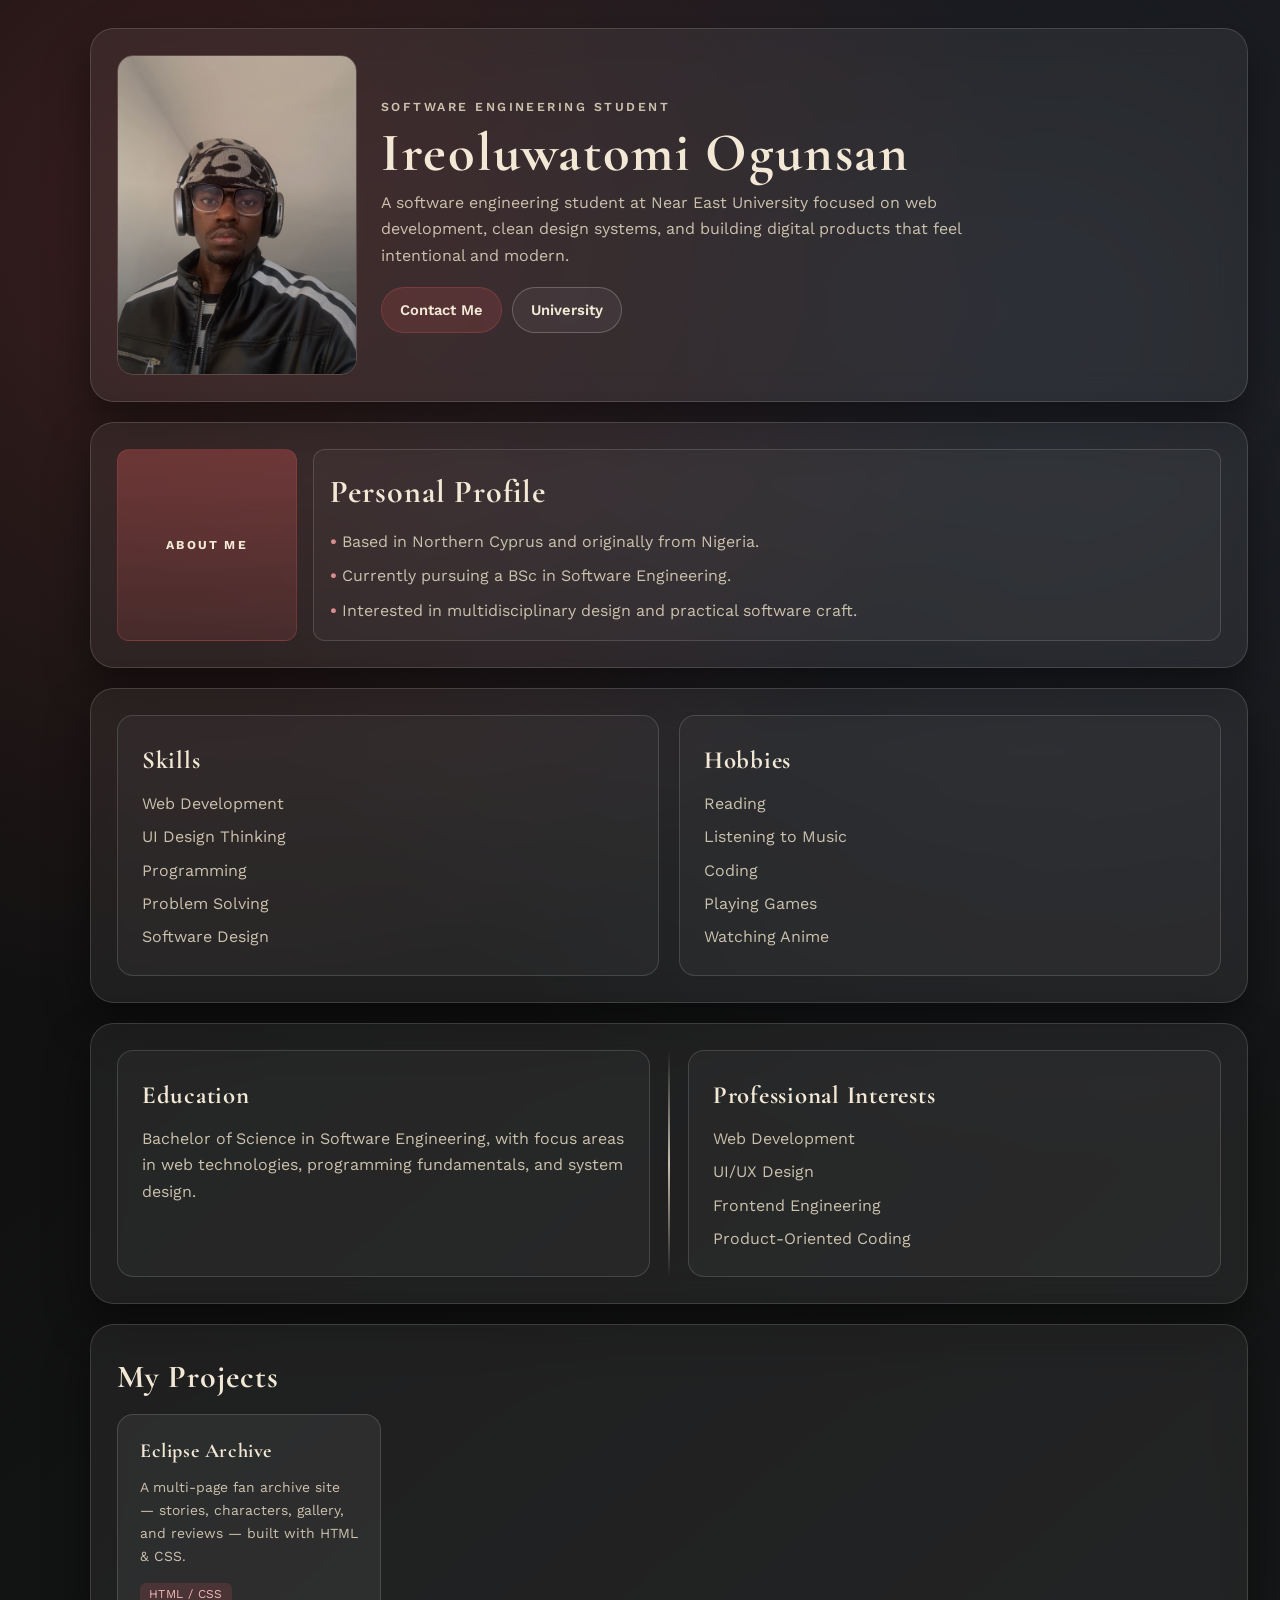
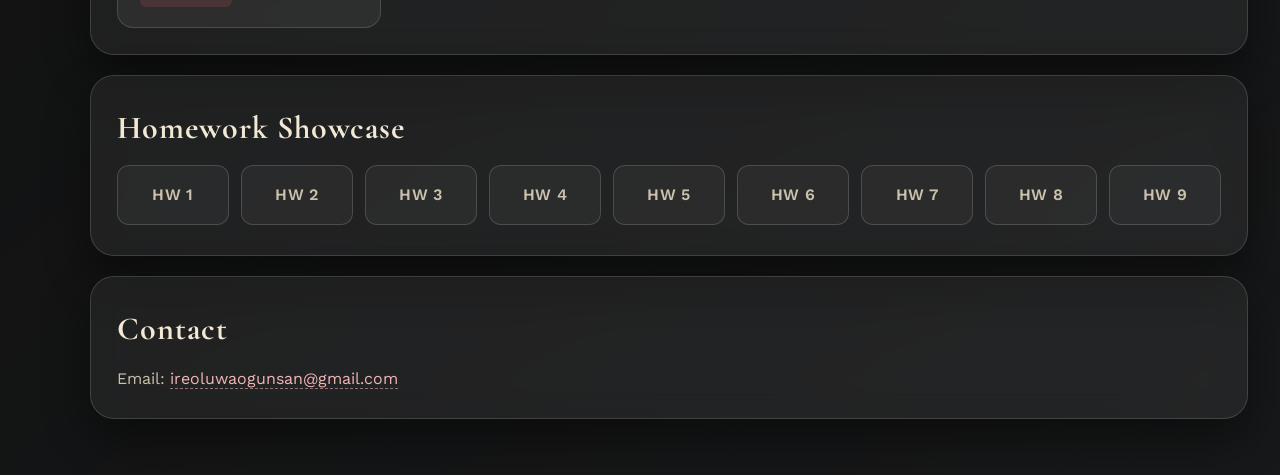
<file: index.html>
<!DOCTYPE html>
<html lang="en">
<head>
  <meta charset="UTF-8">
  <meta name="viewport" content="width=device-width, initial-scale=1.0">
  <title>Ireoluwatomi Ogunsan | Portfolio</title>
  <style>
    @import url('https://fonts.googleapis.com/css2?family=Cormorant+Garamond:wght@500;600;700&family=Work+Sans:wght@400;500;600;700&display=swap');

    :root {
      --bg-main: #0d0d0d;
      --bg-soft: #171819;
      --text-main: #f2e8d5;
      --text-soft: #cbc1ad;
      --accent: #a54848;
      --accent-soft: rgba(165, 72, 72, 0.25);
      --glass: rgba(255, 255, 255, 0.06);
      --glass-border: rgba(255, 255, 255, 0.14);
      --shadow: 0 20px 45px rgba(0, 0, 0, 0.45);
      --radius-lg: 24px;
      --radius-md: 16px;
      --space-panel: clamp(18px, 2.8vw, 26px);
    }

    * {
      box-sizing: border-box;
      margin: 0;
      padding: 0;
    }

    html {
      scroll-behavior: smooth;
    }

    body {
      min-height: 100vh;
      background:
        radial-gradient(circle at 15% 10%, rgba(165, 72, 72, 0.28) 0, transparent 38%),
        radial-gradient(circle at 80% 15%, rgba(86, 98, 130, 0.23) 0, transparent 42%),
        linear-gradient(140deg, var(--bg-main), var(--bg-soft));
      color: var(--text-main);
      font-family: "Work Sans", "Segoe UI", sans-serif;
      line-height: 1.65;
      padding: clamp(18px, 2.7vw, 28px) clamp(14px, 2.2vw, 18px) 56px;
    }

    main {
      width: min(1100px, 100%);
      margin: 0 auto;
      display: grid;
      gap: 20px;
    }

    .glass {
      background: var(--glass);
      border: 1px solid var(--glass-border);
      border-radius: var(--radius-lg);
      backdrop-filter: blur(14px);
      box-shadow: var(--shadow);
    }

    .panel {
      padding: var(--space-panel);
      animation: rise 700ms ease both;
      animation-delay: var(--delay, 0ms);
    }

    .hero {
      display: grid;
      grid-template-columns: 240px 1fr;
      gap: 24px;
      align-items: center;
      overflow: hidden;
    }

    .profile-wrap {
      position: relative;
      border-radius: var(--radius-md);
      overflow: hidden;
      border: 1px solid rgba(242, 232, 213, 0.18);
      min-height: 320px;
      aspect-ratio: 3 / 4;
    }

    .profile-wrap img {
      width: 100%;
      height: 100%;
      object-fit: cover;
      filter: saturate(0.95) contrast(1.05);
      opacity: 0.9;
    }

    .profile-wrap::after {
      content: "";
      position: absolute;
      inset: 0;
      background: linear-gradient(to top, rgba(13, 13, 13, 0.5), transparent 60%);
      pointer-events: none;
    }

    .hero h1 {
      font-family: "Cormorant Garamond", Georgia, serif;
      font-weight: 700;
      font-size: clamp(2.1rem, 5vw, 3.4rem);
      letter-spacing: 0.03em;
      line-height: 1.05;
      margin-bottom: 8px;
    }

    .eyebrow {
      text-transform: uppercase;
      letter-spacing: 0.2em;
      color: var(--text-soft);
      font-size: 0.77rem;
      font-weight: 600;
      margin-bottom: 8px;
    }

    .hero p {
      color: var(--text-soft);
      max-width: 58ch;
    }

    .hero-actions {
      margin-top: 18px;
      display: flex;
      flex-wrap: wrap;
      gap: 10px;
    }

    .btn {
      display: inline-flex;
      align-items: center;
      justify-content: center;
      text-decoration: none;
      border-radius: 999px;
      border: 1px solid transparent;
      padding: 10px 18px;
      font-size: 0.92rem;
      font-weight: 600;
      transition: transform 220ms ease, border-color 220ms ease, background-color 220ms ease;
    }

    .btn-primary {
      background: var(--accent-soft);
      border-color: rgba(165, 72, 72, 0.45);
      color: var(--text-main);
    }

    .btn-secondary {
      background: rgba(255, 255, 255, 0.05);
      border-color: rgba(255, 255, 255, 0.22);
      color: var(--text-main);
    }

    .btn:hover {
      transform: translateY(-2px);
    }

    .btn:focus-visible,
    .hw-card:focus-visible,
    .contact a:focus-visible {
      outline: 2px solid rgba(243, 183, 183, 0.8);
      outline-offset: 2px;
    }

    .about {
      display: grid;
      grid-template-columns: 180px 1fr;
      gap: 16px;
      align-items: stretch;
    }

    .about-label {
      background: linear-gradient(180deg, rgba(165, 72, 72, 0.5), rgba(165, 72, 72, 0.2));
      border: 1px solid rgba(165, 72, 72, 0.4);
      border-radius: 12px;
      display: flex;
      align-items: center;
      justify-content: center;
      text-align: center;
      letter-spacing: 0.18em;
      text-transform: uppercase;
      font-size: 0.76rem;
      font-weight: 700;
      padding: 12px;
    }

    .about-content {
      border: 1px solid var(--glass-border);
      border-radius: 12px;
      padding: 16px;
      background: rgba(255, 255, 255, 0.03);
    }

    .about ul {
      list-style: none;
      display: grid;
      gap: 8px;
      color: var(--text-soft);
    }

    .about li::before {
      content: "• ";
      color: #d98d8d;
      font-weight: 700;
    }

    .split {
      display: grid;
      grid-template-columns: 1fr 1fr;
      gap: 20px;
    }

    .card {
      padding: 24px;
      border-radius: var(--radius-md);
      border: 1px solid var(--glass-border);
      background: rgba(255, 255, 255, 0.03);
      transition: transform 260ms ease, border-color 260ms ease, background-color 260ms ease;
    }

    .card:hover {
      transform: translateY(-4px);
      border-color: rgba(242, 232, 213, 0.28);
      background: rgba(255, 255, 255, 0.05);
    }

    h2, h3 {
      font-family: "Cormorant Garamond", Georgia, serif;
      letter-spacing: 0.03em;
      margin-bottom: 10px;
    }

    h2 {
      font-size: clamp(1.6rem, 3vw, 2rem);
    }

    h3 {
      font-size: 1.55rem;
    }

    .muted {
      color: var(--text-soft);
    }

    .list-clean {
      list-style: none;
      display: grid;
      gap: 7px;
      color: var(--text-soft);
    }

    .timeline {
      display: grid;
      grid-template-columns: 1fr 2px 1fr;
      gap: 18px;
      align-items: stretch;
    }

    .divider {
      background: linear-gradient(to bottom, transparent, rgba(242, 232, 213, 0.78), transparent);
      border-radius: 999px;
    }

    .homeworks {
      display: flex;
      gap: 12px;
      overflow-x: auto;
      scrollbar-width: thin;
      padding-bottom: 4px;
      scroll-snap-type: x mandatory;
    }

    .homeworks::-webkit-scrollbar {
      height: 6px;
    }

    .homeworks::-webkit-scrollbar-thumb {
      background: rgba(242, 232, 213, 0.3);
      border-radius: 999px;
    }

    .hw-card {
      display: inline-flex;
      align-items: center;
      justify-content: center;
      min-width: 112px;
      padding: 16px;
      text-align: center;
      border-radius: 12px;
      border: 1px solid rgba(255, 255, 255, 0.16);
      background: rgba(255, 255, 255, 0.04);
      font-weight: 600;
      letter-spacing: 0.03em;
      color: var(--text-soft);
      text-decoration: none;
      scroll-snap-align: start;
      transition: transform 220ms ease, border-color 220ms ease, background-color 220ms ease;
    }

    .hw-card:hover {
      transform: translateY(-2px);
      border-color: rgba(242, 232, 213, 0.32);
    }

    .hw-card.active {
      background: var(--accent-soft);
      border-color: rgba(165, 72, 72, 0.55);
      color: var(--text-main);
    }

    .hw-card.unavailable {
      opacity: 0.45;
      pointer-events: none;
      filter: grayscale(0.25);
    }

    .projects-grid {
      display: grid;
      grid-template-columns: repeat(auto-fill, minmax(240px, 1fr));
      gap: 16px;
      margin-top: 8px;
    }

    .project-card {
      display: block;
      background: var(--glass);
      border: 1px solid var(--glass-border);
      border-radius: var(--radius-md);
      padding: 20px 22px;
      text-decoration: none;
      color: var(--text-main);
      transition: transform 0.2s ease, border-color 0.2s ease, background 0.2s ease;
    }

    .project-card:hover {
      transform: translateY(-3px);
      border-color: var(--accent);
      background: rgba(165, 72, 72, 0.1);
    }

    .project-card h3 {
      font-family: "Cormorant Garamond", serif;
      font-size: 1.25rem;
      margin-bottom: 8px;
    }

    .project-card .muted {
      font-size: 0.87rem;
      margin-bottom: 12px;
    }

    .project-tag {
      display: inline-block;
      font-size: 0.75rem;
      background: var(--accent-soft);
      color: #f3b7b7;
      border-radius: 6px;
      padding: 2px 9px;
      letter-spacing: 0.03em;
    }

    .contact a {
      color: #f3b7b7;
      text-decoration: none;
      border-bottom: 1px dashed rgba(243, 183, 183, 0.55);
    }

    .contact a:hover {
      border-bottom-color: rgba(243, 183, 183, 1);
    }

    @keyframes rise {
      from {
        opacity: 0;
        transform: translateY(16px);
      }
      to {
        opacity: 1;
        transform: translateY(0);
      }
    }

    @media (max-width: 900px) {
      .hero {
        grid-template-columns: 1fr;
      }

      .profile-wrap {
        min-height: 260px;
        max-height: 360px;
      }

      .split {
        grid-template-columns: 1fr;
      }

      .timeline {
        grid-template-columns: 1fr;
      }

      .divider {
        width: 100%;
        height: 2px;
        margin: 2px 0;
      }
    }

    @media (max-width: 640px) {
      .about {
        grid-template-columns: 1fr;
      }

      .about-label {
        letter-spacing: 0.14em;
        padding: 8px 12px;
      }

      .hero-actions {
        flex-direction: column;
      }

      .btn {
        width: 100%;
      }

      .hw-card {
        min-width: 132px;
      }
    }

    @media (prefers-reduced-motion: reduce) {
      html {
        scroll-behavior: auto;
      }

      .panel,
      .card,
      .btn,
      .hw-card {
        animation: none;
        transition: none;
      }
    }
  </style>
</head>
<body>
  <main>
    <section class="glass panel hero" style="--delay: 0ms;">
      <div class="profile-wrap">
        <img src="IMG_7073_Original.jpg" alt="Portrait of Ireoluwatomi Ogunsan">
      </div>
      <div>
        <p class="eyebrow">Software Engineering Student</p>
        <h1>Ireoluwatomi Ogunsan</h1>
        <p>
          A software engineering student at Near East University focused on web development,
          clean design systems, and building digital products that feel intentional and modern.
        </p>
        <div class="hero-actions">
          <a class="btn btn-primary" href="#contact">Contact Me</a>
          <a class="btn btn-secondary" href="https://neu.edu.tr" target="_blank" rel="noopener noreferrer">University</a>
        </div>
      </div>
    </section>

    <section class="glass panel about" style="--delay: 100ms;">
      <div class="about-label">About Me</div>
      <div class="about-content">
        <h2>Personal Profile</h2>
        <ul>
          <li>Based in Northern Cyprus and originally from Nigeria.</li>
          <li>Currently pursuing a BSc in Software Engineering.</li>
          <li>Interested in multidisciplinary design and practical software craft.</li>
        </ul>
      </div>
    </section>

    <section class="glass panel split" style="--delay: 180ms;">
      <article class="card">
        <h3>Skills</h3>
        <ul class="list-clean">
          <li>Web Development</li>
          <li>UI Design Thinking</li>
          <li>Programming</li>
          <li>Problem Solving</li>
          <li>Software Design</li>
        </ul>
      </article>
      <article class="card">
        <h3>Hobbies</h3>
        <ul class="list-clean">
          <li>Reading</li>
          <li>Listening to Music</li>
          <li>Coding</li>
          <li>Playing Games</li>
          <li>Watching Anime</li>
        </ul>
      </article>
    </section>

    <section class="glass panel timeline" style="--delay: 260ms;">
      <article class="card">
        <h3>Education</h3>
        <p class="muted">
          Bachelor of Science in Software Engineering, with focus areas in
          web technologies, programming fundamentals, and system design.
        </p>
      </article>
      <div class="divider" aria-hidden="true"></div>
      <article class="card">
        <h3>Professional Interests</h3>
        <ul class="list-clean">
          <li>Web Development</li>
          <li>UI/UX Design</li>
          <li>Frontend Engineering</li>
          <li>Product-Oriented Coding</li>
        </ul>
      </article>
    </section>

    <section class="glass panel" style="--delay: 310ms;">
      <h2>My Projects</h2>
      <div class="projects-grid">
        <a class="project-card" href="https://ireinstark.github.io/Ireoluwaay/eclipse-archive/index.html" target="_blank" rel="noopener noreferrer">
          <div class="project-card-inner">
            <h3>Eclipse Archive</h3>
            <p class="muted">A multi-page fan archive site — stories, characters, gallery, and reviews — built with HTML &amp; CSS.</p>
            <span class="project-tag">HTML / CSS</span>
          </div>
        </a>
      </div>
    </section>

    <section class="glass panel" style="--delay: 340ms;">
      <h2>Homework Showcase</h2>
      <div class="homeworks" aria-label="Homework cards">
        <a class="hw-card" href="homework-showcase.html?hw=1">HW 1</a>
        <a class="hw-card" href="homework-showcase.html?hw=2">HW 2</a>
        <a class="hw-card" href="homework-showcase.html?hw=3">HW 3</a>
        <a class="hw-card" href="homework-showcase.html?hw=4">HW 4</a>
        <a class="hw-card" href="homework-showcase.html?hw=5">HW 5</a>
        <a class="hw-card" href="homework-showcase.html?hw=6">HW 6</a>
        <a class="hw-card" href="homework-showcase.html?hw=7">HW 7</a>
        <a class="hw-card" href="homework-showcase.html?hw=8">HW 8</a>
        <a class="hw-card" href="homework-showcase.html?hw=9">HW 9</a>
      </div>
    </section>

    <section class="glass panel contact" id="contact" style="--delay: 420ms;">
      <h2>Contact</h2>
      <p class="muted">
        Email:
        <a href="mailto:ireoluwaogunsan@gmail.com">ireoluwaogunsan@gmail.com</a>
      </p>
    </section>
  </main>
</body>
</html>
</file>
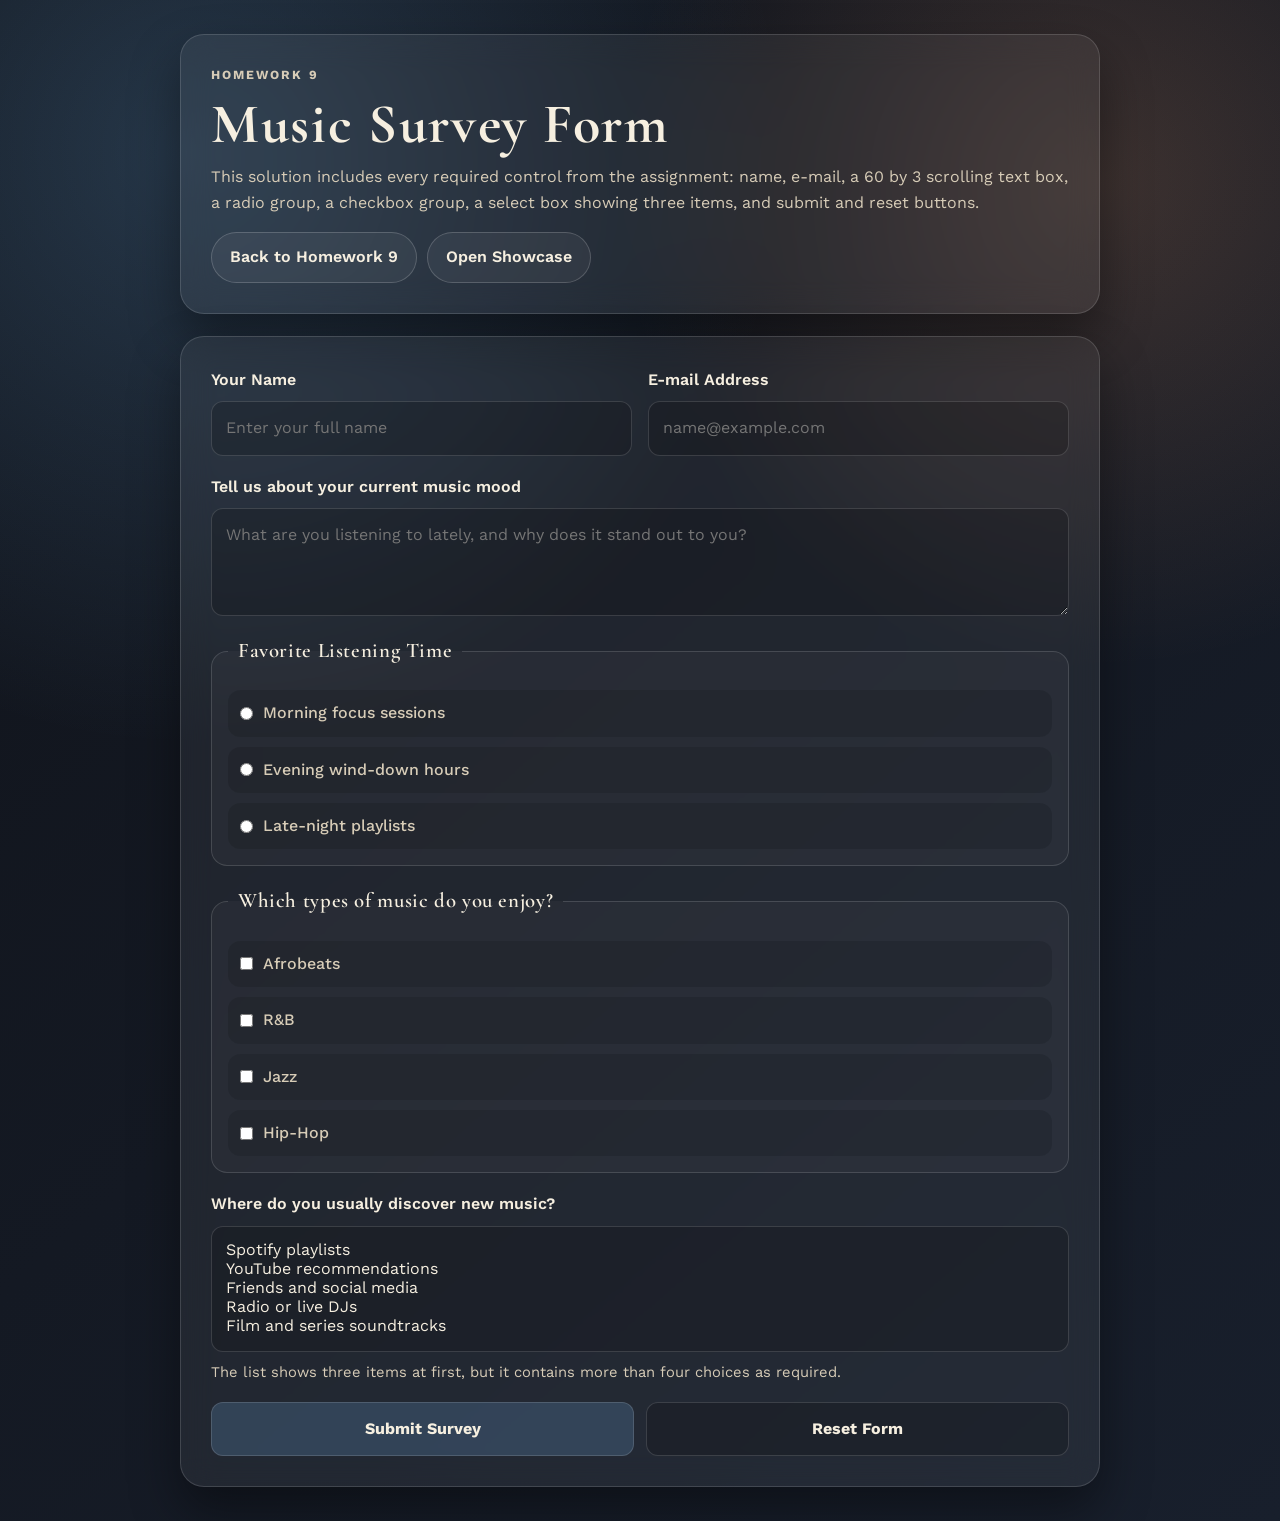
<file: form9.html>
<!DOCTYPE html>
<html lang="en">
<head>
  <meta charset="UTF-8">
  <meta name="viewport" content="width=device-width, initial-scale=1.0">
  <title>Homework 9 | Music Survey Form</title>
  <style>
    @import url("https://fonts.googleapis.com/css2?family=Cormorant+Garamond:wght@600;700&family=Work+Sans:wght@400;500;600;700&display=swap");

    :root {
      --bg-main: #10131a;
      --bg-soft: #181f2c;
      --panel: rgba(255, 255, 255, 0.06);
      --panel-border: rgba(255, 255, 255, 0.14);
      --text-main: #f6efe0;
      --text-soft: #d7ccb7;
      --accent: #7ac3ff;
      --accent-soft: rgba(122, 195, 255, 0.18);
      --shadow: 0 24px 50px rgba(0, 0, 0, 0.4);
      --radius-lg: 24px;
      --radius-md: 16px;
      --radius-sm: 12px;
    }

    * {
      box-sizing: border-box;
      margin: 0;
      padding: 0;
    }

    body {
      min-height: 100vh;
      background:
        radial-gradient(circle at 15% 10%, rgba(122, 195, 255, 0.2), transparent 34%),
        radial-gradient(circle at 86% 12%, rgba(249, 165, 111, 0.18), transparent 28%),
        linear-gradient(140deg, var(--bg-main), var(--bg-soft));
      color: var(--text-main);
      font-family: "Work Sans", "Segoe UI", sans-serif;
      line-height: 1.65;
      padding: clamp(18px, 2.8vw, 34px);
    }

    main {
      width: min(920px, 100%);
      margin: 0 auto;
      display: grid;
      gap: 22px;
    }

    .glass {
      background: var(--panel);
      border: 1px solid var(--panel-border);
      border-radius: var(--radius-lg);
      backdrop-filter: blur(16px);
      box-shadow: var(--shadow);
    }

    .hero,
    .panel {
      padding: clamp(20px, 3vw, 30px);
    }

    .eyebrow {
      text-transform: uppercase;
      letter-spacing: 0.16em;
      color: var(--text-soft);
      font-size: 0.78rem;
      font-weight: 700;
      margin-bottom: 10px;
    }

    h1,
    h2,
    legend {
      font-family: "Cormorant Garamond", Georgia, serif;
      letter-spacing: 0.03em;
    }

    h1 {
      font-size: clamp(2.2rem, 6vw, 3.5rem);
      line-height: 1;
      margin-bottom: 12px;
    }

    p {
      color: var(--text-soft);
    }

    .actions {
      display: flex;
      flex-wrap: wrap;
      gap: 10px;
      margin-top: 16px;
    }

    .btn {
      display: inline-flex;
      align-items: center;
      justify-content: center;
      padding: 11px 18px;
      border-radius: 999px;
      border: 1px solid rgba(255, 255, 255, 0.18);
      background: rgba(255, 255, 255, 0.05);
      color: var(--text-main);
      text-decoration: none;
      font-weight: 600;
    }

    form {
      display: grid;
      gap: 18px;
    }

    .field-grid {
      display: grid;
      grid-template-columns: 1fr 1fr;
      gap: 16px;
    }

    .field {
      display: grid;
      gap: 8px;
    }

    label,
    legend {
      color: var(--text-main);
      font-weight: 600;
    }

    input,
    textarea,
    select,
    button {
      width: 100%;
      border-radius: var(--radius-sm);
      border: 1px solid rgba(255, 255, 255, 0.14);
      background: rgba(0, 0, 0, 0.18);
      color: var(--text-main);
      font: inherit;
      padding: 13px 14px;
    }

    textarea {
      min-height: 108px;
      resize: vertical;
    }

    select[size] {
      min-height: 126px;
    }

    input:focus,
    textarea:focus,
    select:focus,
    button:focus {
      outline: 2px solid rgba(122, 195, 255, 0.7);
      outline-offset: 2px;
      border-color: rgba(122, 195, 255, 0.5);
    }

    fieldset {
      border: 1px solid rgba(255, 255, 255, 0.14);
      border-radius: var(--radius-md);
      padding: 16px;
      background: rgba(255, 255, 255, 0.03);
    }

    legend {
      padding: 0 10px;
      font-size: 1.3rem;
    }

    .choice-grid {
      display: grid;
      gap: 10px;
      margin-top: 6px;
    }

    .choice {
      display: flex;
      align-items: center;
      gap: 10px;
      padding: 10px 12px;
      border-radius: 12px;
      background: rgba(0, 0, 0, 0.12);
    }

    .choice input {
      width: auto;
      accent-color: #7ac3ff;
      padding: 0;
    }

    .choice label {
      font-weight: 500;
      color: var(--text-soft);
    }

    .button-row {
      display: flex;
      gap: 12px;
    }

    .button-row button {
      cursor: pointer;
      font-weight: 700;
      transition: transform 220ms ease, border-color 220ms ease, background-color 220ms ease;
    }

    .button-row button:hover {
      transform: translateY(-1px);
      border-color: rgba(122, 195, 255, 0.42);
    }

    .button-row .primary {
      background: var(--accent-soft);
    }

    .helper {
      font-size: 0.92rem;
      color: var(--text-soft);
    }

    @media (max-width: 720px) {
      .field-grid {
        grid-template-columns: 1fr;
      }

      .button-row,
      .actions {
        flex-direction: column;
      }
    }
  </style>
</head>
<body>
  <main>
    <section class="glass hero">
      <p class="eyebrow">Homework 9</p>
      <h1>Music Survey Form</h1>
      <p>
        This solution includes every required control from the assignment: name, e-mail, a 60 by 3
        scrolling text box, a radio group, a checkbox group, a select box showing three items, and
        submit and reset buttons.
      </p>
      <div class="actions">
        <a class="btn" href="hw9.html">Back to Homework 9</a>
        <a class="btn" href="homework-showcase.html?hw=9">Open Showcase</a>
      </div>
    </section>

    <section class="glass panel">
      <form action="http://www.uyar.com/teaching/ecc006/2017spring/login.php" method="post">
        <div class="field-grid">
          <div class="field">
            <label for="name">Your Name</label>
            <input id="name" name="name" type="text" placeholder="Enter your full name" required>
          </div>

          <div class="field">
            <label for="email">E-mail Address</label>
            <input id="email" name="email" type="email" placeholder="name@example.com" required>
          </div>
        </div>

        <div class="field">
          <label for="music-story">Tell us about your current music mood</label>
          <textarea id="music-story" name="music_story" cols="60" rows="3" placeholder="What are you listening to lately, and why does it stand out to you?"></textarea>
        </div>

        <fieldset>
          <legend>Favorite Listening Time</legend>
          <div class="choice-grid">
            <div class="choice">
              <input id="time-morning" name="listening_time" type="radio" value="Morning" required>
              <label for="time-morning">Morning focus sessions</label>
            </div>
            <div class="choice">
              <input id="time-evening" name="listening_time" type="radio" value="Evening">
              <label for="time-evening">Evening wind-down hours</label>
            </div>
            <div class="choice">
              <input id="time-night" name="listening_time" type="radio" value="Late Night">
              <label for="time-night">Late-night playlists</label>
            </div>
          </div>
        </fieldset>

        <fieldset>
          <legend>Which types of music do you enjoy?</legend>
          <div class="choice-grid">
            <div class="choice">
              <input id="genre-afrobeats" name="genres" type="checkbox" value="Afrobeats">
              <label for="genre-afrobeats">Afrobeats</label>
            </div>
            <div class="choice">
              <input id="genre-rnb" name="genres" type="checkbox" value="R&amp;B">
              <label for="genre-rnb">R&amp;B</label>
            </div>
            <div class="choice">
              <input id="genre-jazz" name="genres" type="checkbox" value="Jazz">
              <label for="genre-jazz">Jazz</label>
            </div>
            <div class="choice">
              <input id="genre-hiphop" name="genres" type="checkbox" value="Hip-Hop">
              <label for="genre-hiphop">Hip-Hop</label>
            </div>
          </div>
        </fieldset>

        <div class="field">
          <label for="platform">Where do you usually discover new music?</label>
          <select id="platform" name="platform" size="3">
            <option value="Spotify">Spotify playlists</option>
            <option value="YouTube">YouTube recommendations</option>
            <option value="Friends">Friends and social media</option>
            <option value="Radio">Radio or live DJs</option>
            <option value="Streaming">Film and series soundtracks</option>
          </select>
          <p class="helper">The list shows three items at first, but it contains more than four choices as required.</p>
        </div>

        <div class="button-row">
          <button class="primary" type="submit">Submit Survey</button>
          <button type="reset">Reset Form</button>
        </div>
      </form>
    </section>
  </main>
</body>
</html>
</file>
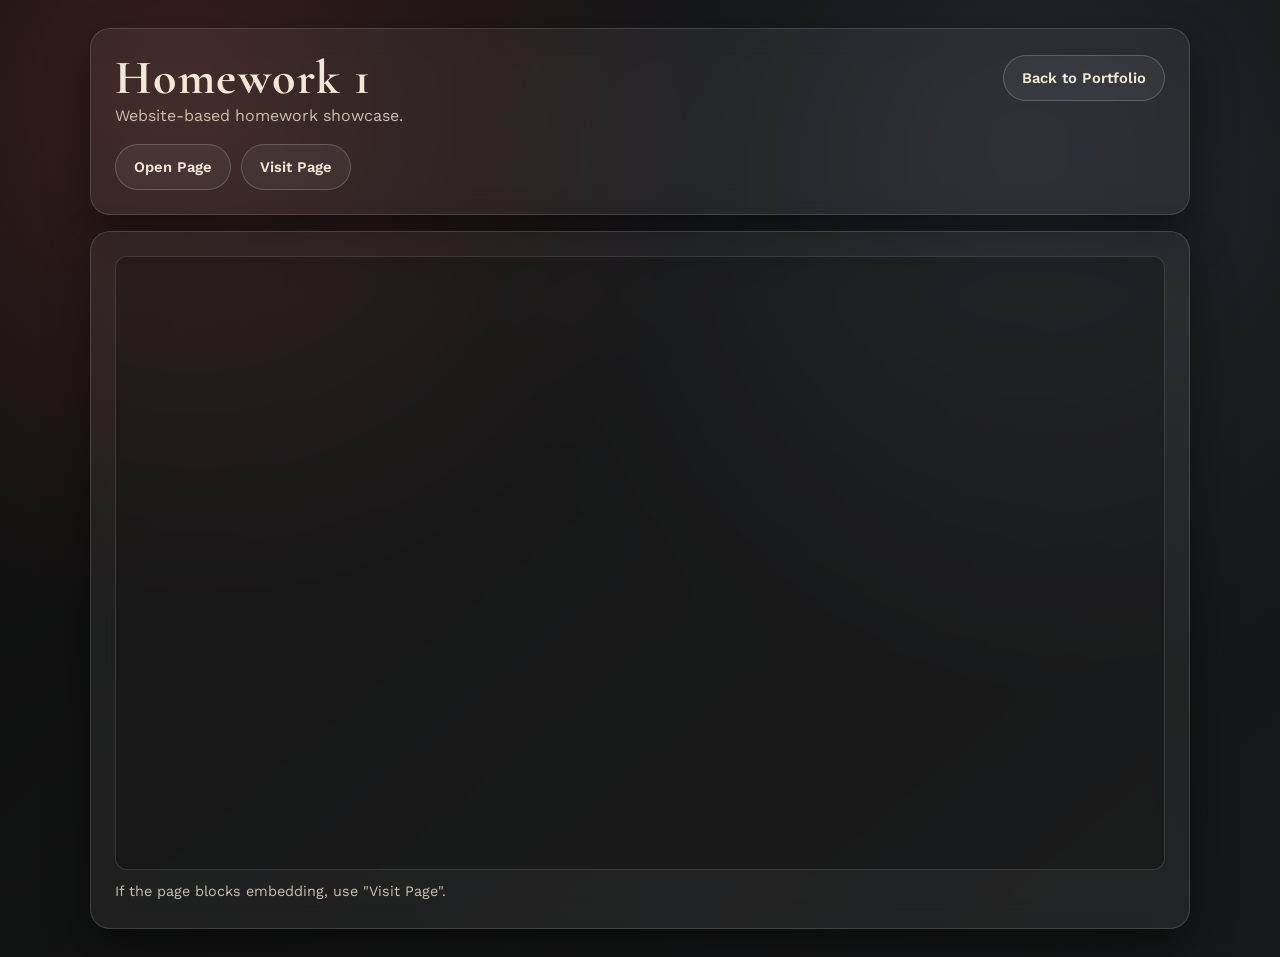
<file: homework-showcase.html>
<!DOCTYPE html>
<html lang="en">
<head>
  <meta charset="UTF-8">
  <meta name="viewport" content="width=device-width, initial-scale=1.0">
  <title>Homework Showcase</title>
  <style>
    @import url('https://fonts.googleapis.com/css2?family=Cormorant+Garamond:wght@500;600;700&family=Work+Sans:wght@400;500;600;700&display=swap');

    :root {
      --bg-main: #0d0d0d;
      --bg-soft: #171819;
      --text-main: #f2e8d5;
      --text-soft: #cbc1ad;
      --accent-soft: rgba(165, 72, 72, 0.25);
      --glass: rgba(255, 255, 255, 0.06);
      --glass-border: rgba(255, 255, 255, 0.14);
      --radius-lg: 20px;
      --radius-md: 12px;
      --shadow: 0 20px 45px rgba(0, 0, 0, 0.45);
    }

    * {
      box-sizing: border-box;
      margin: 0;
      padding: 0;
    }

    body {
      min-height: 100vh;
      background:
        radial-gradient(circle at 14% 10%, rgba(165, 72, 72, 0.28) 0, transparent 38%),
        radial-gradient(circle at 80% 15%, rgba(86, 98, 130, 0.23) 0, transparent 42%),
        linear-gradient(140deg, var(--bg-main), var(--bg-soft));
      color: var(--text-main);
      font-family: "Work Sans", "Segoe UI", sans-serif;
      line-height: 1.65;
      padding: clamp(16px, 2.5vw, 28px);
    }

    main {
      width: min(1100px, 100%);
      margin: 0 auto;
      display: grid;
      gap: 16px;
    }

    .glass {
      background: var(--glass);
      border: 1px solid var(--glass-border);
      border-radius: var(--radius-lg);
      backdrop-filter: blur(14px);
      box-shadow: var(--shadow);
    }

    .panel {
      padding: clamp(16px, 2.5vw, 24px);
    }

    .header {
      display: flex;
      align-items: center;
      justify-content: space-between;
      gap: 12px;
      flex-wrap: wrap;
    }

    h1 {
      font-family: "Cormorant Garamond", Georgia, serif;
      font-size: clamp(2rem, 5vw, 3rem);
      line-height: 1.05;
      letter-spacing: 0.03em;
    }

    p {
      color: var(--text-soft);
    }

    .actions {
      display: flex;
      gap: 10px;
      flex-wrap: wrap;
      margin-top: 14px;
    }

    .btn {
      display: inline-flex;
      align-items: center;
      justify-content: center;
      text-decoration: none;
      border-radius: 999px;
      border: 1px solid rgba(255, 255, 255, 0.2);
      padding: 10px 18px;
      font-size: 0.92rem;
      font-weight: 600;
      color: var(--text-main);
      background: rgba(255, 255, 255, 0.05);
      transition: transform 220ms ease, border-color 220ms ease, background-color 220ms ease;
    }

    .btn:hover {
      transform: translateY(-2px);
      border-color: rgba(242, 232, 213, 0.38);
      background: var(--accent-soft);
    }

    .btn:focus-visible {
      outline: 2px solid rgba(243, 183, 183, 0.8);
      outline-offset: 2px;
    }

    .viewer-wrap {
      border: 1px solid var(--glass-border);
      border-radius: var(--radius-md);
      overflow: hidden;
      background: rgba(0, 0, 0, 0.25);
      min-height: 68vh;
    }

    iframe {
      width: 100%;
      min-height: 68vh;
      border: 0;
      display: block;
    }

    .note {
      font-size: 0.9rem;
      color: var(--text-soft);
      margin-top: 10px;
    }

    @media (max-width: 640px) {
      .actions {
        flex-direction: column;
      }

      .btn {
        width: 100%;
      }
    }
  </style>
</head>
<body>
  <main>
    <section class="glass panel">
      <div class="header">
        <h1 id="title">Homework Showcase</h1>
        <a class="btn" href="index.html">Back to Portfolio</a>
      </div>
      <p id="description">Preview the selected homework below.</p>
      <div class="actions">
        <a class="btn" id="openLink" href="#" target="_blank" rel="noopener noreferrer">Open Original File</a>
        <a class="btn" id="downloadLink" href="#">Download File</a>
      </div>
    </section>

    <section class="glass panel">
      <div class="viewer-wrap">
        <iframe id="viewer" title="Homework preview"></iframe>
      </div>
      <p class="note" id="viewerNote">If the preview does not load, use "Open Original File".</p>
    </section>
  </main>

  <script>
    const assignments = {
      "1": {
        title: "Homework 1",
        description: "Website-based homework showcase.",
        type: "link",
        url: "https://ireinstark.github.io/Ireoluwaay/"
      },
      "2": {
        title: "Homework 2",
        description: "Document showcase for Homework 2.",
        type: "doc",
        path: "HW/homework%202.docx"
      },
      "3": {
        title: "Homework 3",
        description: "Document showcase for Homework 3.",
        type: "doc",
        path: "HW/Homework%203%20.docx"
      },
      "4": {
        title: "Homework 4",
        description: "Document showcase for Homework 4.",
        type: "doc",
        path: "HW/hw4.docx"
      },
      "5": {
        title: "Homework 5",
        description: "Document showcase for Homework 5.",
        type: "doc",
        path: "HW/hw5.docx"
      },
      "6": {
        title: "Homework 6",
        description: "Document showcase for Homework 6.",
        type: "doc",
        path: "HW/hw6.docx"
      },
      "7": {
        title: "Homework 7",
        description: "Mobile web design and accessibility assignment.",
        type: "doc",
        path: "HW/hw7.docx"
      },
      "8": {
        title: "Homework 8",
        description: "Solved tasks for the movie page and web design analysis assignment.",
        type: "link",
        url: "hw8.html"
      },
      "9": {
        title: "Homework 9",
        description: "Solved music survey form assignment.",
        type: "link",
        url: "hw9.html"
      }
    };

    const params = new URLSearchParams(window.location.search);
    const hw = params.get("hw") || "1";
    const item = assignments[hw] || assignments["1"];

    const titleEl = document.getElementById("title");
    const descEl = document.getElementById("description");
    const openLink = document.getElementById("openLink");
    const downloadLink = document.getElementById("downloadLink");
    const viewer = document.getElementById("viewer");
    const viewerNote = document.getElementById("viewerNote");

    titleEl.textContent = item.title;
    descEl.textContent = item.description;

    if (item.type === "link") {
      openLink.textContent = "Open Page";
      openLink.href = item.url;
      downloadLink.href = item.url;
      downloadLink.textContent = "Visit Page";
      viewer.src = item.url;
      viewerNote.textContent = "If the page blocks embedding, use \"Visit Page\".";
    } else {
      openLink.textContent = "Open Original File";
      const fileUrl = new URL(item.path, window.location.href).href;

      openLink.href = fileUrl;
      downloadLink.href = fileUrl;
      downloadLink.setAttribute("download", "");

      if (window.location.protocol.startsWith("http") && !window.location.hostname.includes("localhost") && !window.location.hostname.includes("127.0.0.1")) {
        // Google Docs viewer — works with any publicly accessible file
        const viewerUrl = `https://docs.google.com/viewer?url=${encodeURIComponent(fileUrl)}&embedded=true`;
        viewer.src = viewerUrl;
        viewerNote.textContent = "If the preview does not load, use \"Open Original File\".";
      } else {
        viewer.removeAttribute("src");
        viewerNote.textContent = "Preview requires an online host (like GitHub Pages). Open the file directly for now.";
      }
    }
  </script>
</body>
</html>
</file>
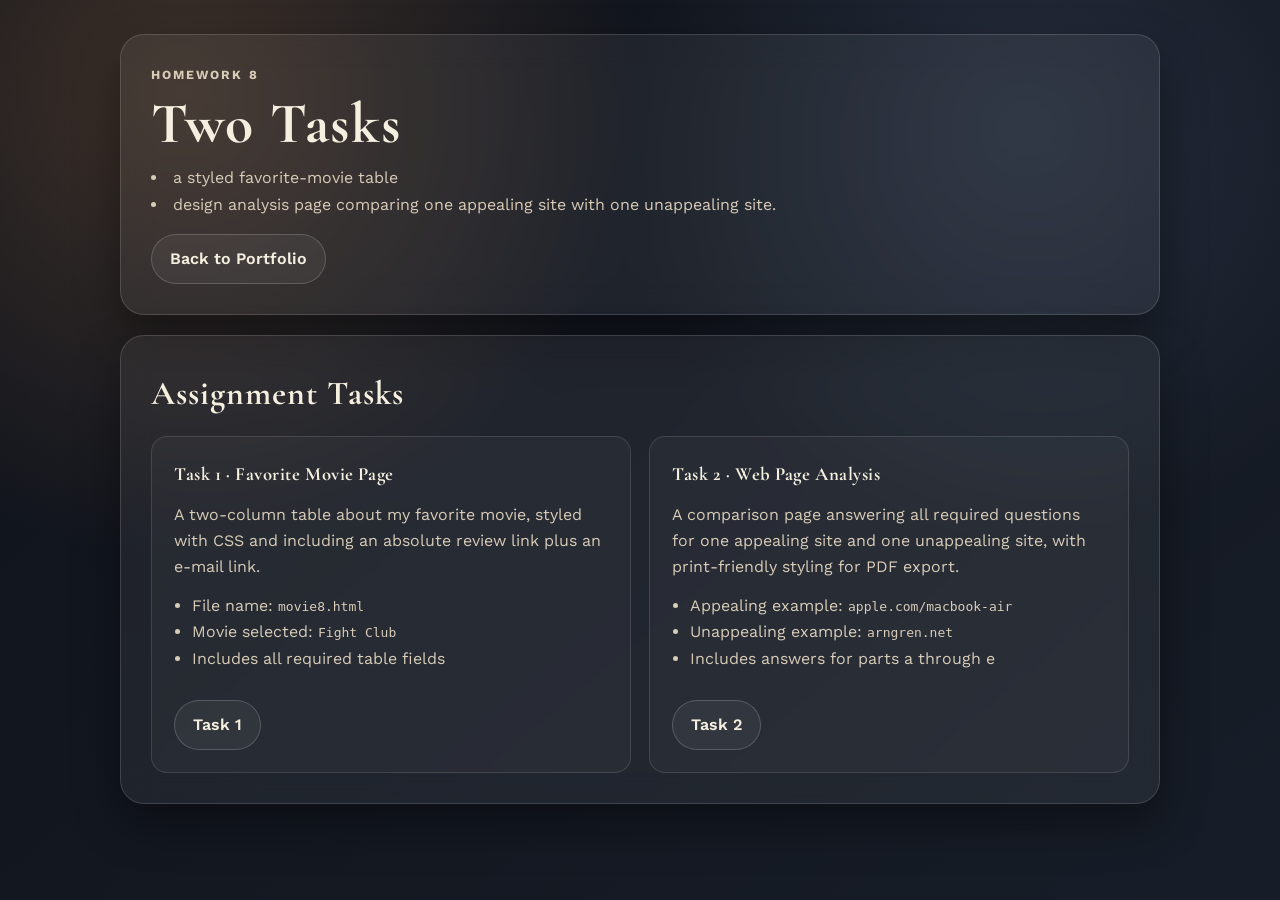
<file: hw8.html>
<!DOCTYPE html>
<html lang="en">
<head>
  <meta charset="UTF-8">
  <meta name="viewport" content="width=device-width, initial-scale=1.0">
  <title>Homework 8</title>
  <style>
    @import url("https://fonts.googleapis.com/css2?family=Cormorant+Garamond:wght@600;700&family=Work+Sans:wght@400;500;600;700&display=swap");

    :root {
      --bg-main: #0f1219;
      --bg-soft: #171d28;
      --panel: rgba(255, 255, 255, 0.06);
      --panel-border: rgba(255, 255, 255, 0.14);
      --text-main: #f5efdf;
      --text-soft: #d8ccb8;
      --accent: #f0a562;
      --accent-soft: rgba(240, 165, 98, 0.18);
      --shadow: 0 20px 45px rgba(0, 0, 0, 0.4);
      --radius-lg: 24px;
      --radius-md: 16px;
    }

    * {
      box-sizing: border-box;
      margin: 0;
      padding: 0;
    }

    body {
      min-height: 100vh;
      background:
        radial-gradient(circle at 14% 10%, rgba(240, 165, 98, 0.2), transparent 34%),
        radial-gradient(circle at 80% 14%, rgba(119, 143, 183, 0.18), transparent 32%),
        linear-gradient(140deg, var(--bg-main), var(--bg-soft));
      color: var(--text-main);
      font-family: "Work Sans", "Segoe UI", sans-serif;
      line-height: 1.65;
      padding: clamp(18px, 2.8vw, 34px);
    }

    main {
      width: min(1040px, 100%);
      margin: 0 auto;
      display: grid;
      gap: 20px;
    }

    .glass {
      background: var(--panel);
      border: 1px solid var(--panel-border);
      border-radius: var(--radius-lg);
      backdrop-filter: blur(16px);
      box-shadow: var(--shadow);
    }

    .hero,
    .panel {
      padding: clamp(20px, 3vw, 30px);
    }

    .eyebrow {
      text-transform: uppercase;
      letter-spacing: 0.16em;
      color: var(--text-soft);
      font-size: 0.78rem;
      font-weight: 700;
      margin-bottom: 10px;
    }

    h1,
    h2,
    h3 {
      font-family: "Cormorant Garamond", Georgia, serif;
      letter-spacing: 0.03em;
    }

    h1 {
      font-size: clamp(2.3rem, 6vw, 3.6rem);
      line-height: 1;
      margin-bottom: 12px;
    }

    h2 {
      font-size: clamp(1.7rem, 4vw, 2.1rem);
      margin-bottom: 14px;
    }

    p,
    li {
      color: var(--text-soft);
    }

    .actions,
    .task-actions {
      display: flex;
      flex-wrap: wrap;
      gap: 10px;
      margin-top: 16px;
    }

    .btn {
      display: inline-flex;
      align-items: center;
      justify-content: center;
      padding: 11px 18px;
      border-radius: 999px;
      border: 1px solid rgba(255, 255, 255, 0.18);
      background: rgba(255, 255, 255, 0.05);
      color: var(--text-main);
      text-decoration: none;
      font-weight: 600;
      transition: transform 220ms ease, border-color 220ms ease, background-color 220ms ease;
    }

    .btn:hover {
      transform: translateY(-2px);
      border-color: rgba(240, 165, 98, 0.48);
      background: var(--accent-soft);
    }

    .tasks {
      display: grid;
      grid-template-columns: 1fr 1fr;
      gap: 18px;
    }

    .task {
      border-radius: var(--radius-md);
      border: 1px solid rgba(255, 255, 255, 0.12);
      background: rgba(255, 255, 255, 0.03);
      padding: 22px;
      display: grid;
      gap: 12px;
    }

    ul {
      padding-left: 18px;
    }

    @media (max-width: 800px) {
      .tasks {
        grid-template-columns: 1fr;
      }
    }

    @media (max-width: 640px) {
      .actions,
      .task-actions {
        flex-direction: column;
      }

      .btn {
        width: 100%;
      }
    }
  </style>
</head>
<body>
  <main>
    <section class="glass hero">
      <p class="eyebrow">Homework 8 </p>
      <h1>Two Tasks</h1>
      <p>
        <li> a styled favorite-movie table </li>
        <li> design analysis page comparing one appealing site with one unappealing site.</li>
      </p>
      <div class="actions">
        <a class="btn" href="index.html">Back to Portfolio</a>
      </div>
    </section>

    <section class="glass panel">
      <h2>Assignment Tasks</h2>
      <div class="tasks">
        <article class="task">
          <h3>Task 1 · Favorite Movie Page</h3>
          <p>
            A two-column table about my favorite movie, styled with CSS and including an absolute
            review link plus an e-mail link.
          </p>
          <ul>
            <li>File name: <code>movie8.html</code></li>
            <li>Movie selected: <code>Fight Club</code></li>
            <li>Includes all required table fields</li>
          </ul>
          <div class="task-actions">
            <a class="btn" href="movie8.html">Task 1</a>
          </div>
        </article>

        <article class="task">
          <h3>Task 2 · Web Page Analysis</h3>
          <p>
            A comparison page answering all required questions for one appealing site and one
            unappealing site, with print-friendly styling for PDF export.
          </p>
          <ul>
            <li>Appealing example: <code>apple.com/macbook-air</code></li>
            <li>Unappealing example: <code>arngren.net</code></li>
            <li>Includes answers for parts a through e</li>
          </ul>
          <div class="task-actions">
            <a class="btn" href="web-analysis8.html">Task 2</a>
          </div>
        </article>
      </div>
    </section>
  </main>
</body>
</html>
</file>
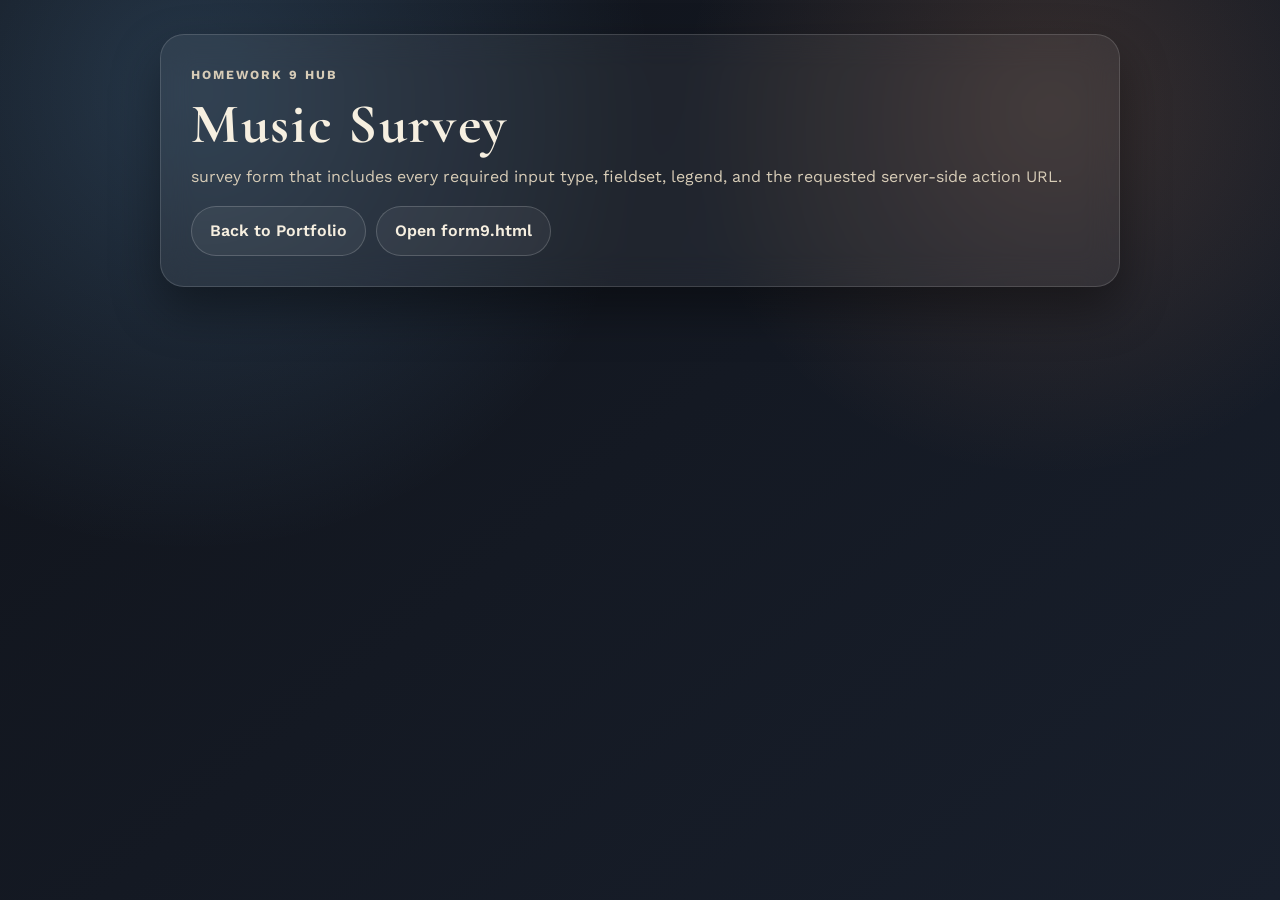
<file: hw9.html>
<!DOCTYPE html>
<html lang="en">
<head>
  <meta charset="UTF-8">
  <meta name="viewport" content="width=device-width, initial-scale=1.0">
  <title>Homework 9</title>
  <style>
    @import url("https://fonts.googleapis.com/css2?family=Cormorant+Garamond:wght@600;700&family=Work+Sans:wght@400;500;600;700&display=swap");

    :root {
      --bg-main: #10131a;
      --bg-soft: #181f2c;
      --panel: rgba(255, 255, 255, 0.06);
      --panel-border: rgba(255, 255, 255, 0.14);
      --text-main: #f6efe0;
      --text-soft: #d7ccb7;
      --accent: #7ac3ff;
      --accent-soft: rgba(122, 195, 255, 0.18);
      --shadow: 0 22px 48px rgba(0, 0, 0, 0.4);
      --radius-lg: 24px;
      --radius-md: 16px;
    }

    * {
      box-sizing: border-box;
      margin: 0;
      padding: 0;
    }

    body {
      min-height: 100vh;
      background:
        radial-gradient(circle at 15% 10%, rgba(122, 195, 255, 0.2), transparent 34%),
        radial-gradient(circle at 82% 12%, rgba(249, 165, 111, 0.16), transparent 28%),
        linear-gradient(140deg, var(--bg-main), var(--bg-soft));
      color: var(--text-main);
      font-family: "Work Sans", "Segoe UI", sans-serif;
      line-height: 1.65;
      padding: clamp(18px, 2.8vw, 34px);
    }

    main {
      width: min(960px, 100%);
      margin: 0 auto;
      display: grid;
      gap: 20px;
    }

    .glass {
      background: var(--panel);
      border: 1px solid var(--panel-border);
      border-radius: var(--radius-lg);
      backdrop-filter: blur(16px);
      box-shadow: var(--shadow);
    }

    .hero,
    .panel {
      padding: clamp(20px, 3vw, 30px);
    }

    .eyebrow {
      text-transform: uppercase;
      letter-spacing: 0.16em;
      color: var(--text-soft);
      font-size: 0.78rem;
      font-weight: 700;
      margin-bottom: 10px;
    }

    h1,
    h2 {
      font-family: "Cormorant Garamond", Georgia, serif;
      letter-spacing: 0.03em;
    }

    h1 {
      font-size: clamp(2.3rem, 6vw, 3.5rem);
      line-height: 1;
      margin-bottom: 12px;
    }

    h2 {
      font-size: clamp(1.7rem, 4vw, 2rem);
      margin-bottom: 14px;
    }

    p,
    li {
      color: var(--text-soft);
    }

    ul {
      padding-left: 18px;
    }

    .actions {
      display: flex;
      flex-wrap: wrap;
      gap: 10px;
      margin-top: 16px;
    }

    .btn {
      display: inline-flex;
      align-items: center;
      justify-content: center;
      padding: 11px 18px;
      border-radius: 999px;
      border: 1px solid rgba(255, 255, 255, 0.18);
      background: rgba(255, 255, 255, 0.05);
      color: var(--text-main);
      text-decoration: none;
      font-weight: 600;
    }

    .task {
      border-radius: var(--radius-md);
      border: 1px solid rgba(255, 255, 255, 0.12);
      background: rgba(255, 255, 255, 0.03);
      padding: 22px;
    }

    @media (max-width: 640px) {
      .actions {
        flex-direction: column;
      }

      .btn {
        width: 100%;
      }
    }
  </style>
</head>
<body>
  <main>
    <section class="glass hero">
      <p class="eyebrow">Homework 9 Hub</p>
      <h1>Music Survey </h1>
      <p>  survey form that includes every required input type,
        fieldset, legend, and the requested server-side action URL.
      </p>
      <div class="actions">
        <a class="btn" href="index.html">Back to Portfolio</a>
        <a class="btn" href="form9.html">Open form9.html</a>
      </div>
    </section>
  </main>
</body>
</html>
</file>
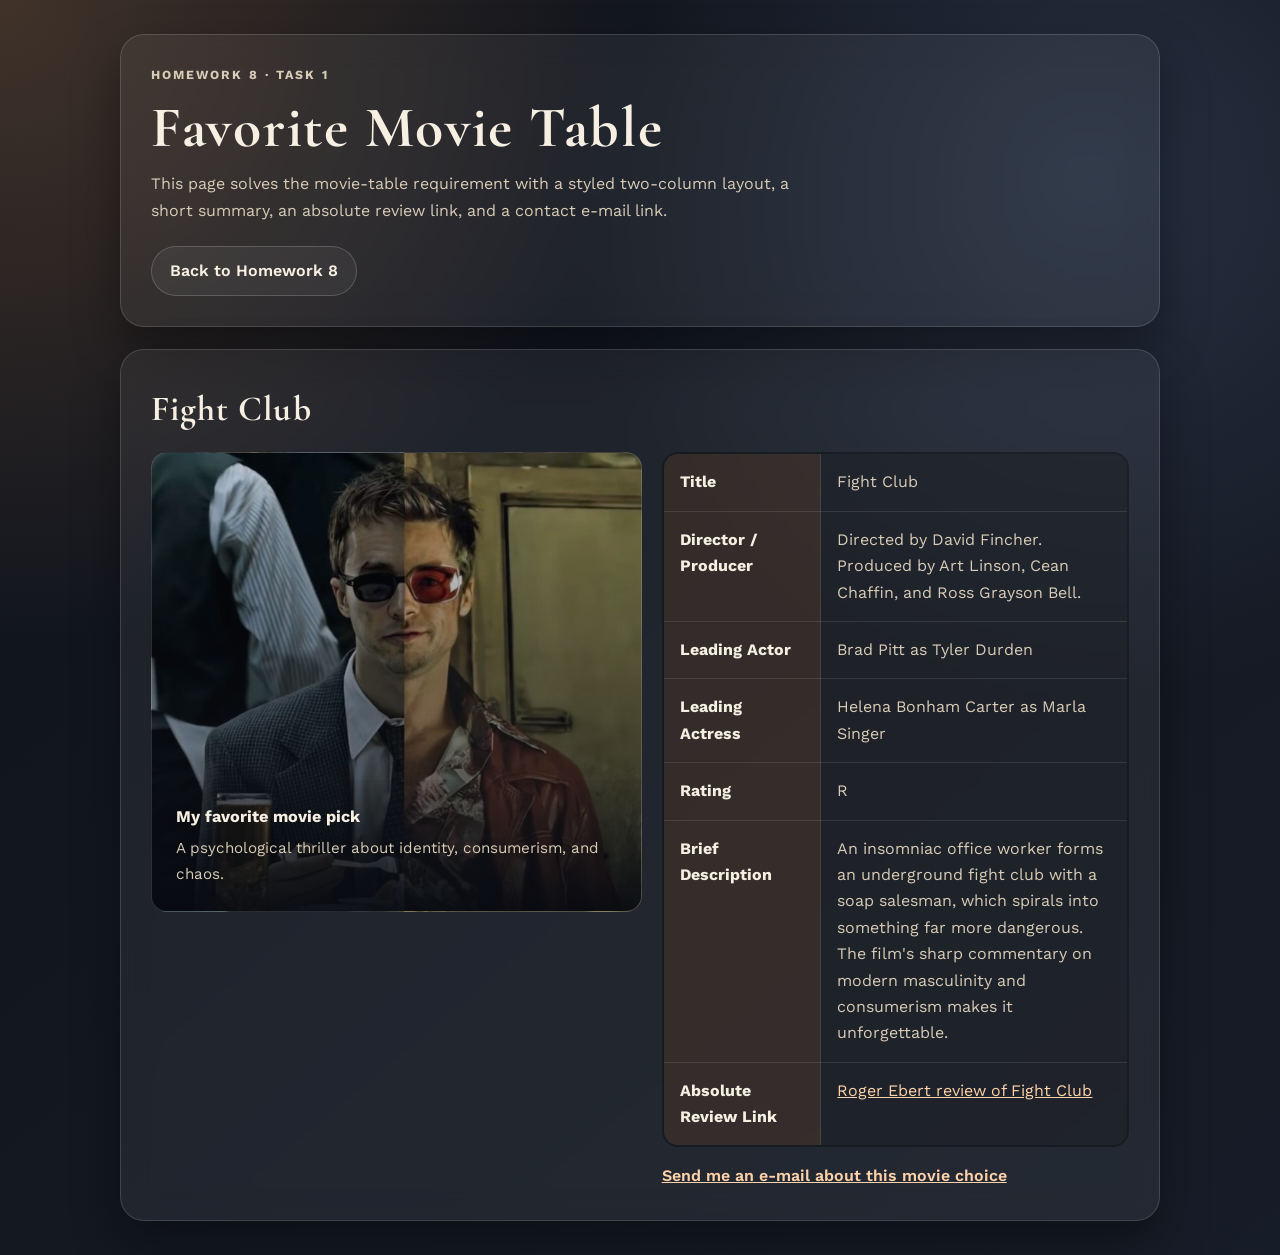
<file: movie8.html>
<!DOCTYPE html>
<html lang="en">
<head>
  <meta charset="UTF-8">
  <meta name="viewport" content="width=device-width, initial-scale=1.0">
  <title>Homework 8 | Favorite Movie</title>
  <style>
    @import url("https://fonts.googleapis.com/css2?family=Cormorant+Garamond:wght@600;700&family=Work+Sans:wght@400;500;600;700&display=swap");

    :root {
      --bg-main: #0f1219;
      --bg-soft: #171d28;
      --panel: rgba(255, 255, 255, 0.06);
      --panel-border: rgba(255, 255, 255, 0.14);
      --text-main: #f6efe2;
      --text-soft: #d8ccb7;
      --accent: #f0a562;
      --accent-soft: rgba(240, 165, 98, 0.18);
      --shadow: 0 22px 48px rgba(0, 0, 0, 0.38);
      --radius-lg: 24px;
      --radius-md: 16px;
    }

    * {
      box-sizing: border-box;
      margin: 0;
      padding: 0;
    }

    body {
      min-height: 100vh;
      background:
        radial-gradient(circle at top left, rgba(240, 165, 98, 0.22), transparent 36%),
        radial-gradient(circle at 85% 14%, rgba(109, 136, 181, 0.22), transparent 34%),
        linear-gradient(140deg, var(--bg-main), var(--bg-soft));
      color: var(--text-main);
      font-family: "Work Sans", "Segoe UI", sans-serif;
      line-height: 1.65;
      padding: clamp(18px, 2.8vw, 34px);
    }

    main {
      width: min(1040px, 100%);
      margin: 0 auto;
      display: grid;
      gap: 22px;
    }

    .glass {
      background: var(--panel);
      border: 1px solid var(--panel-border);
      border-radius: var(--radius-lg);
      backdrop-filter: blur(16px);
      box-shadow: var(--shadow);
    }

    .hero,
    .panel {
      padding: clamp(20px, 3vw, 30px);
    }

    .hero {
      display: grid;
      gap: 14px;
    }

    .eyebrow {
      text-transform: uppercase;
      letter-spacing: 0.16em;
      color: var(--text-soft);
      font-size: 0.78rem;
      font-weight: 700;
    }

    h1,
    h2 {
      font-family: "Cormorant Garamond", Georgia, serif;
      letter-spacing: 0.03em;
    }

    h1 {
      font-size: clamp(2.2rem, 6vw, 3.6rem);
      line-height: 1;
    }

    h2 {
      font-size: clamp(1.7rem, 4vw, 2.2rem);
      margin-bottom: 14px;
    }

    p {
      color: var(--text-soft);
      max-width: 68ch;
    }

    .actions {
      display: flex;
      flex-wrap: wrap;
      gap: 10px;
      margin-top: 8px;
    }

    .btn {
      display: inline-flex;
      align-items: center;
      justify-content: center;
      padding: 11px 18px;
      border-radius: 999px;
      border: 1px solid rgba(255, 255, 255, 0.18);
      background: rgba(255, 255, 255, 0.05);
      color: var(--text-main);
      text-decoration: none;
      font-weight: 600;
      transition: transform 220ms ease, border-color 220ms ease, background-color 220ms ease;
    }

    .btn:hover {
      transform: translateY(-2px);
      border-color: rgba(240, 165, 98, 0.45);
      background: var(--accent-soft);
    }

    .movie-layout {
      display: grid;
      grid-template-columns: 1.05fr 1fr;
      gap: 20px;
      align-items: start;
    }

    .poster {
      min-height: 460px;
      border-radius: var(--radius-md);
      border: 1px solid rgba(255, 255, 255, 0.14);
      background:
        linear-gradient(180deg, rgba(15, 18, 25, 0.16), rgba(15, 18, 25, 0.66)),
        url("Tyler Durden.jpeg") center/cover;
      overflow: hidden;
      position: relative;
      display: flex;
      align-items: end;
    }

    .poster-copy {
      width: 100%;
      padding: 24px;
      background: linear-gradient(to top, rgba(7, 10, 16, 0.88), rgba(7, 10, 16, 0.06));
    }

    .poster-copy strong {
      display: block;
      font-size: 1.02rem;
      margin-bottom: 4px;
    }

    .poster-copy span {
      color: var(--text-soft);
      font-size: 0.95rem;
    }

    table {
      width: 100%;
      border-collapse: collapse;
      overflow: hidden;
      border-radius: var(--radius-md);
      border: 2px solid rgba(240, 165, 98, 0.45);
      background: rgba(10, 13, 18, 0.44);
    }

    th,
    td {
      padding: 15px 16px;
      border: 1px solid rgba(255, 255, 255, 0.1);
      vertical-align: top;
      text-align: left;
    }

    th {
      width: 34%;
      background: rgba(240, 165, 98, 0.14);
      color: var(--text-main);
      font-weight: 700;
    }

    td {
      color: var(--text-soft);
      background: rgba(255, 255, 255, 0.03);
    }

    td a,
    .mail-link {
      color: #ffd3a9;
    }

    .mail-link {
      display: inline-block;
      margin-top: 16px;
      font-weight: 600;
    }

    @media (max-width: 820px) {
      .movie-layout {
        grid-template-columns: 1fr;
      }

      .poster {
        min-height: 320px;
      }
    }

    @media (max-width: 640px) {
      .actions {
        flex-direction: column;
      }

      .btn {
        width: 100%;
      }

      th,
      td {
        display: block;
        width: 100%;
      }
    }
  </style>
</head>
<body>
  <main>
    <section class="glass hero">
      <p class="eyebrow">Homework 8 · Task 1</p>
      <h1>Favorite Movie Table</h1>
      <p>
        This page solves the movie-table requirement with a styled two-column layout, a short
        summary, an absolute review link, and a contact e-mail link.
      </p>
      <div class="actions">
        <a class="btn" href="hw8.html">Back to Homework 8</a>
      </div>
    </section>

    <section class="glass panel">
      <h2>Fight Club</h2>
      <div class="movie-layout">
        <div class="poster" aria-label="Cinematic themed image for Fight Club">
          <div class="poster-copy">
            <strong>My favorite movie pick</strong>
            <span>A psychological thriller about identity, consumerism, and chaos.</span>
          </div>
        </div>

        <div>
          <table>
            <tr>
              <th>Title</th>
              <td>Fight Club</td>
            </tr>
            <tr>
              <th>Director / Producer</th>
              <td>Directed by David Fincher. Produced by Art Linson, Cean Chaffin, and Ross Grayson Bell.</td>
            </tr>
            <tr>
              <th>Leading Actor</th>
              <td>Brad Pitt as Tyler Durden</td>
            </tr>
            <tr>
              <th>Leading Actress</th>
              <td>Helena Bonham Carter as Marla Singer</td>
            </tr>
            <tr>
              <th>Rating</th>
              <td>R</td>
            </tr>
            <tr>
              <th>Brief Description</th>
              <td>
                An insomniac office worker forms an underground fight club with a soap salesman,
                which spirals into something far more dangerous. The film's sharp commentary on
                modern masculinity and consumerism makes it unforgettable.
              </td>
            </tr>
            <tr>
              <th>Absolute Review Link</th>
              <td>
                <a href="https://www.rogerebert.com/reviews/fight-club-1999" target="_blank" rel="noopener noreferrer">
                  Roger Ebert review of Fight Club
                </a>
              </td>
            </tr>
          </table>

          <a class="mail-link" href="mailto:ireoluwaogunsan@gmail.com">Send me an e-mail about this movie choice</a>
        </div>
      </div>
    </section>
  </main>
</body>
</html>
</file>
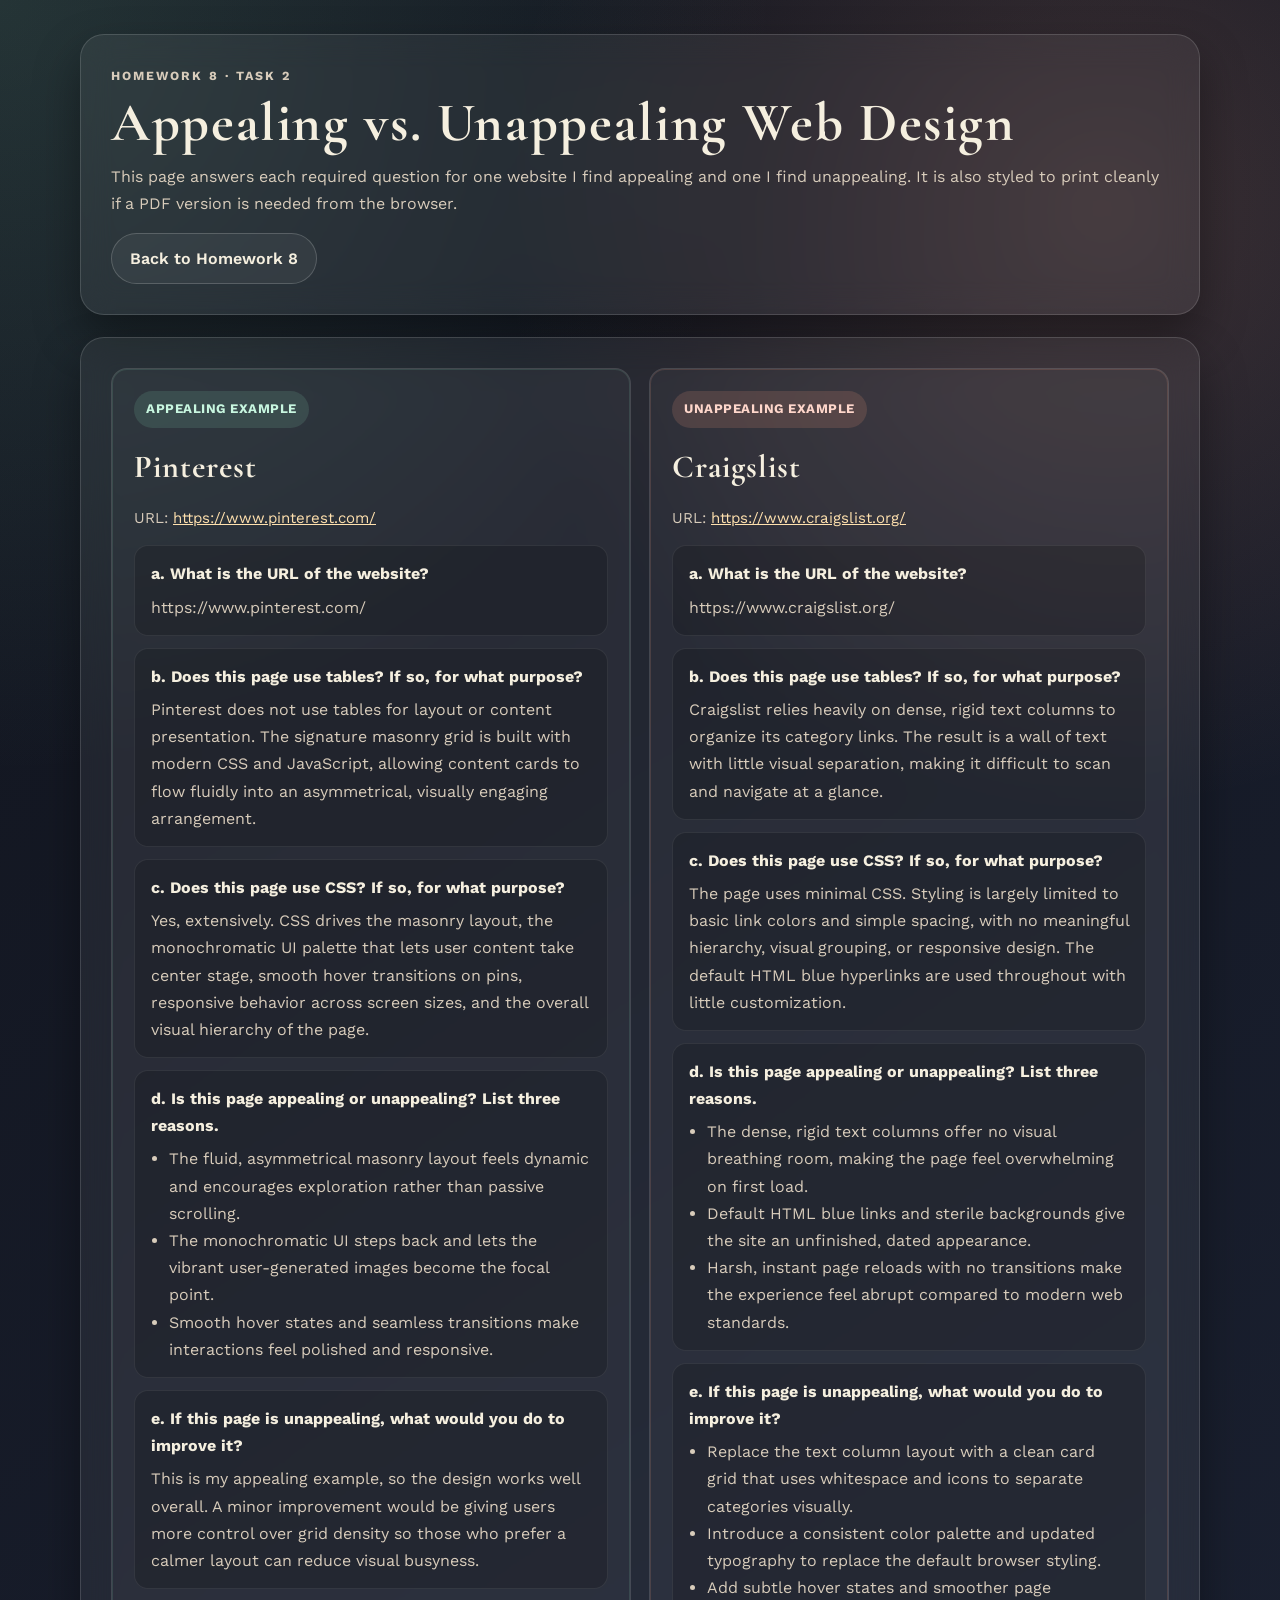
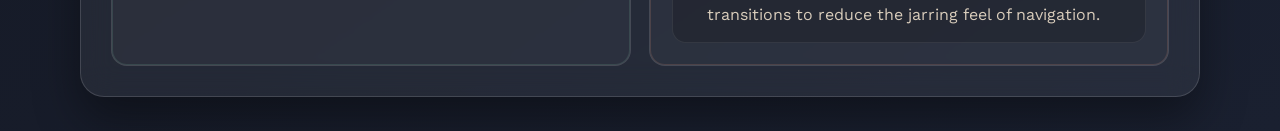
<file: web-analysis8.html>
<!DOCTYPE html>
<html lang="en">
<head>
  <meta charset="UTF-8">
  <meta name="viewport" content="width=device-width, initial-scale=1.0">
  <title>Homework 8 | Web Page Analysis</title>
  <style>
    @import url("https://fonts.googleapis.com/css2?family=Cormorant+Garamond:wght@600;700&family=Work+Sans:wght@400;500;600;700&display=swap");

    :root {
      --bg-main: #11141d;
      --bg-soft: #1a2030;
      --panel: rgba(255, 255, 255, 0.06);
      --panel-border: rgba(255, 255, 255, 0.14);
      --text-main: #f5efdf;
      --text-soft: #d8ccbb;
      --accent: #7ec6a8;
      --accent-soft: rgba(126, 198, 168, 0.16);
      --warn: #ef9a7b;
      --warn-soft: rgba(239, 154, 123, 0.16);
      --shadow: 0 22px 46px rgba(0, 0, 0, 0.38);
      --radius-lg: 24px;
      --radius-md: 16px;
    }

    * {
      box-sizing: border-box;
      margin: 0;
      padding: 0;
    }

    body {
      min-height: 100vh;
      background:
        radial-gradient(circle at top left, rgba(126, 198, 168, 0.18), transparent 36%),
        radial-gradient(circle at 86% 12%, rgba(239, 154, 123, 0.18), transparent 32%),
        linear-gradient(145deg, var(--bg-main), var(--bg-soft));
      color: var(--text-main);
      font-family: "Work Sans", "Segoe UI", sans-serif;
      line-height: 1.7;
      padding: clamp(18px, 2.8vw, 34px);
    }

    main {
      width: min(1120px, 100%);
      margin: 0 auto;
      display: grid;
      gap: 22px;
    }

    .glass {
      background: var(--panel);
      border: 1px solid var(--panel-border);
      border-radius: var(--radius-lg);
      backdrop-filter: blur(16px);
      box-shadow: var(--shadow);
    }

    .hero,
    .panel {
      padding: clamp(20px, 3vw, 30px);
    }

    .eyebrow {
      text-transform: uppercase;
      letter-spacing: 0.16em;
      color: var(--text-soft);
      font-size: 0.78rem;
      font-weight: 700;
      margin-bottom: 10px;
    }

    h1,
    h2 {
      font-family: "Cormorant Garamond", Georgia, serif;
      letter-spacing: 0.03em;
    }

    h1 {
      font-size: clamp(2.2rem, 6vw, 3.4rem);
      line-height: 1;
      margin-bottom: 12px;
    }

    h2 {
      font-size: clamp(1.6rem, 4vw, 2rem);
      margin-bottom: 12px;
    }

    p,
    li {
      color: var(--text-soft);
    }

    .actions {
      display: flex;
      flex-wrap: wrap;
      gap: 10px;
      margin-top: 16px;
    }

    .btn {
      display: inline-flex;
      align-items: center;
      justify-content: center;
      padding: 11px 18px;
      border-radius: 999px;
      border: 1px solid rgba(255, 255, 255, 0.18);
      background: rgba(255, 255, 255, 0.05);
      color: var(--text-main);
      text-decoration: none;
      font-weight: 600;
    }

    .split {
      display: grid;
      grid-template-columns: 1fr 1fr;
      gap: 18px;
    }

    .site-card {
      border-radius: var(--radius-md);
      border: 1px solid rgba(255, 255, 255, 0.12);
      padding: 22px;
      background: rgba(255, 255, 255, 0.03);
    }

    .site-card.good {
      box-shadow: inset 0 0 0 1px rgba(126, 198, 168, 0.16);
    }

    .site-card.bad {
      box-shadow: inset 0 0 0 1px rgba(239, 154, 123, 0.16);
    }

    .tag {
      display: inline-flex;
      align-items: center;
      gap: 6px;
      border-radius: 999px;
      padding: 7px 12px;
      font-size: 0.82rem;
      font-weight: 700;
      letter-spacing: 0.04em;
      text-transform: uppercase;
      margin-bottom: 12px;
    }

    .good .tag {
      background: var(--accent-soft);
      color: #c8f7e0;
    }

    .bad .tag {
      background: var(--warn-soft);
      color: #ffd7cb;
    }

    .qa {
      display: grid;
      gap: 12px;
      margin-top: 14px;
    }

    .qa-block {
      padding: 14px 16px;
      border-radius: 14px;
      background: rgba(0, 0, 0, 0.18);
      border: 1px solid rgba(255, 255, 255, 0.08);
    }

    .qa-block strong {
      display: block;
      color: var(--text-main);
      margin-bottom: 6px;
    }

    ul {
      padding-left: 18px;
    }

    a {
      color: #ffe1ae;
    }

    .note {
      font-size: 0.94rem;
    }

    @media (max-width: 860px) {
      .split {
        grid-template-columns: 1fr;
      }
    }

    @media (max-width: 640px) {
      .actions {
        flex-direction: column;
      }

      .btn {
        width: 100%;
      }
    }

    @media print {
      body {
        background: #ffffff;
        color: #111111;
        padding: 0;
      }

      .glass,
      .site-card,
      .qa-block {
        background: #ffffff;
        border: 1px solid #c8c8c8;
        box-shadow: none;
        color: #111111;
      }

      p,
      li,
      a {
        color: #222222;
      }

      .actions {
        display: none;
      }
    }
  </style>
</head>
<body>
  <main>
    <section class="glass hero">
      <p class="eyebrow">Homework 8 · Task 2</p>
      <h1>Appealing vs. Unappealing Web Design</h1>
      <p>
        This page answers each required question for one website I find appealing and one I find
        unappealing. It is also styled to print cleanly if a PDF version is needed from the browser.
      </p>
      <div class="actions">
        <a class="btn" href="hw8.html">Back to Homework 8</a>
      </div>
    </section>

    <section class="glass panel split">
      <article class="site-card good">
        <div class="tag">Appealing Example</div>
        <h2>Pinterest</h2>
        <p class="note">
          URL:
          <a href="https://www.pinterest.com/" target="_blank" rel="noopener noreferrer">
            https://www.pinterest.com/
          </a>
        </p>

        <div class="qa">
          <div class="qa-block">
            <strong>a. What is the URL of the website?</strong>
            <p>https://www.pinterest.com/</p>
          </div>

          <div class="qa-block">
            <strong>b. Does this page use tables? If so, for what purpose?</strong>
            <p>
              Pinterest does not use tables for layout or content presentation. The signature
              masonry grid is built with modern CSS and JavaScript, allowing content cards to
              flow fluidly into an asymmetrical, visually engaging arrangement.
            </p>
          </div>

          <div class="qa-block">
            <strong>c. Does this page use CSS? If so, for what purpose?</strong>
            <p>
              Yes, extensively. CSS drives the masonry layout, the monochromatic UI palette that
              lets user content take center stage, smooth hover transitions on pins, responsive
              behavior across screen sizes, and the overall visual hierarchy of the page.
            </p>
          </div>

          <div class="qa-block">
            <strong>d. Is this page appealing or unappealing? List three reasons.</strong>
            <ul>
              <li>The fluid, asymmetrical masonry layout feels dynamic and encourages exploration rather than passive scrolling.</li>
              <li>The monochromatic UI steps back and lets the vibrant user-generated images become the focal point.</li>
              <li>Smooth hover states and seamless transitions make interactions feel polished and responsive.</li>
            </ul>
          </div>

          <div class="qa-block">
            <strong>e. If this page is unappealing, what would you do to improve it?</strong>
            <p>
              This is my appealing example, so the design works well overall. A minor improvement
              would be giving users more control over grid density so those who prefer a calmer
              layout can reduce visual busyness.
            </p>
          </div>
        </div>
      </article>

      <article class="site-card bad">
        <div class="tag">Unappealing Example</div>
        <h2>Craigslist</h2>
        <p class="note">
          URL:
          <a href="https://www.craigslist.org/" target="_blank" rel="noopener noreferrer">
            https://www.craigslist.org/
          </a>
        </p>

        <div class="qa">
          <div class="qa-block">
            <strong>a. What is the URL of the website?</strong>
            <p>https://www.craigslist.org/</p>
          </div>

          <div class="qa-block">
            <strong>b. Does this page use tables? If so, for what purpose?</strong>
            <p>
              Craigslist relies heavily on dense, rigid text columns to organize its category
              links. The result is a wall of text with little visual separation, making it
              difficult to scan and navigate at a glance.
            </p>
          </div>

          <div class="qa-block">
            <strong>c. Does this page use CSS? If so, for what purpose?</strong>
            <p>
              The page uses minimal CSS. Styling is largely limited to basic link colors and
              simple spacing, with no meaningful hierarchy, visual grouping, or responsive
              design. The default HTML blue hyperlinks are used throughout with little customization.
            </p>
          </div>

          <div class="qa-block">
            <strong>d. Is this page appealing or unappealing? List three reasons.</strong>
            <ul>
              <li>The dense, rigid text columns offer no visual breathing room, making the page feel overwhelming on first load.</li>
              <li>Default HTML blue links and sterile backgrounds give the site an unfinished, dated appearance.</li>
              <li>Harsh, instant page reloads with no transitions make the experience feel abrupt compared to modern web standards.</li>
            </ul>
          </div>

          <div class="qa-block">
            <strong>e. If this page is unappealing, what would you do to improve it?</strong>
            <ul>
              <li>Replace the text column layout with a clean card grid that uses whitespace and icons to separate categories visually.</li>
              <li>Introduce a consistent color palette and updated typography to replace the default browser styling.</li>
              <li>Add subtle hover states and smoother page transitions to reduce the jarring feel of navigation.</li>
            </ul>
          </div>
        </div>
      </article>
    </section>
  </main>
</body>
</html>
</file>
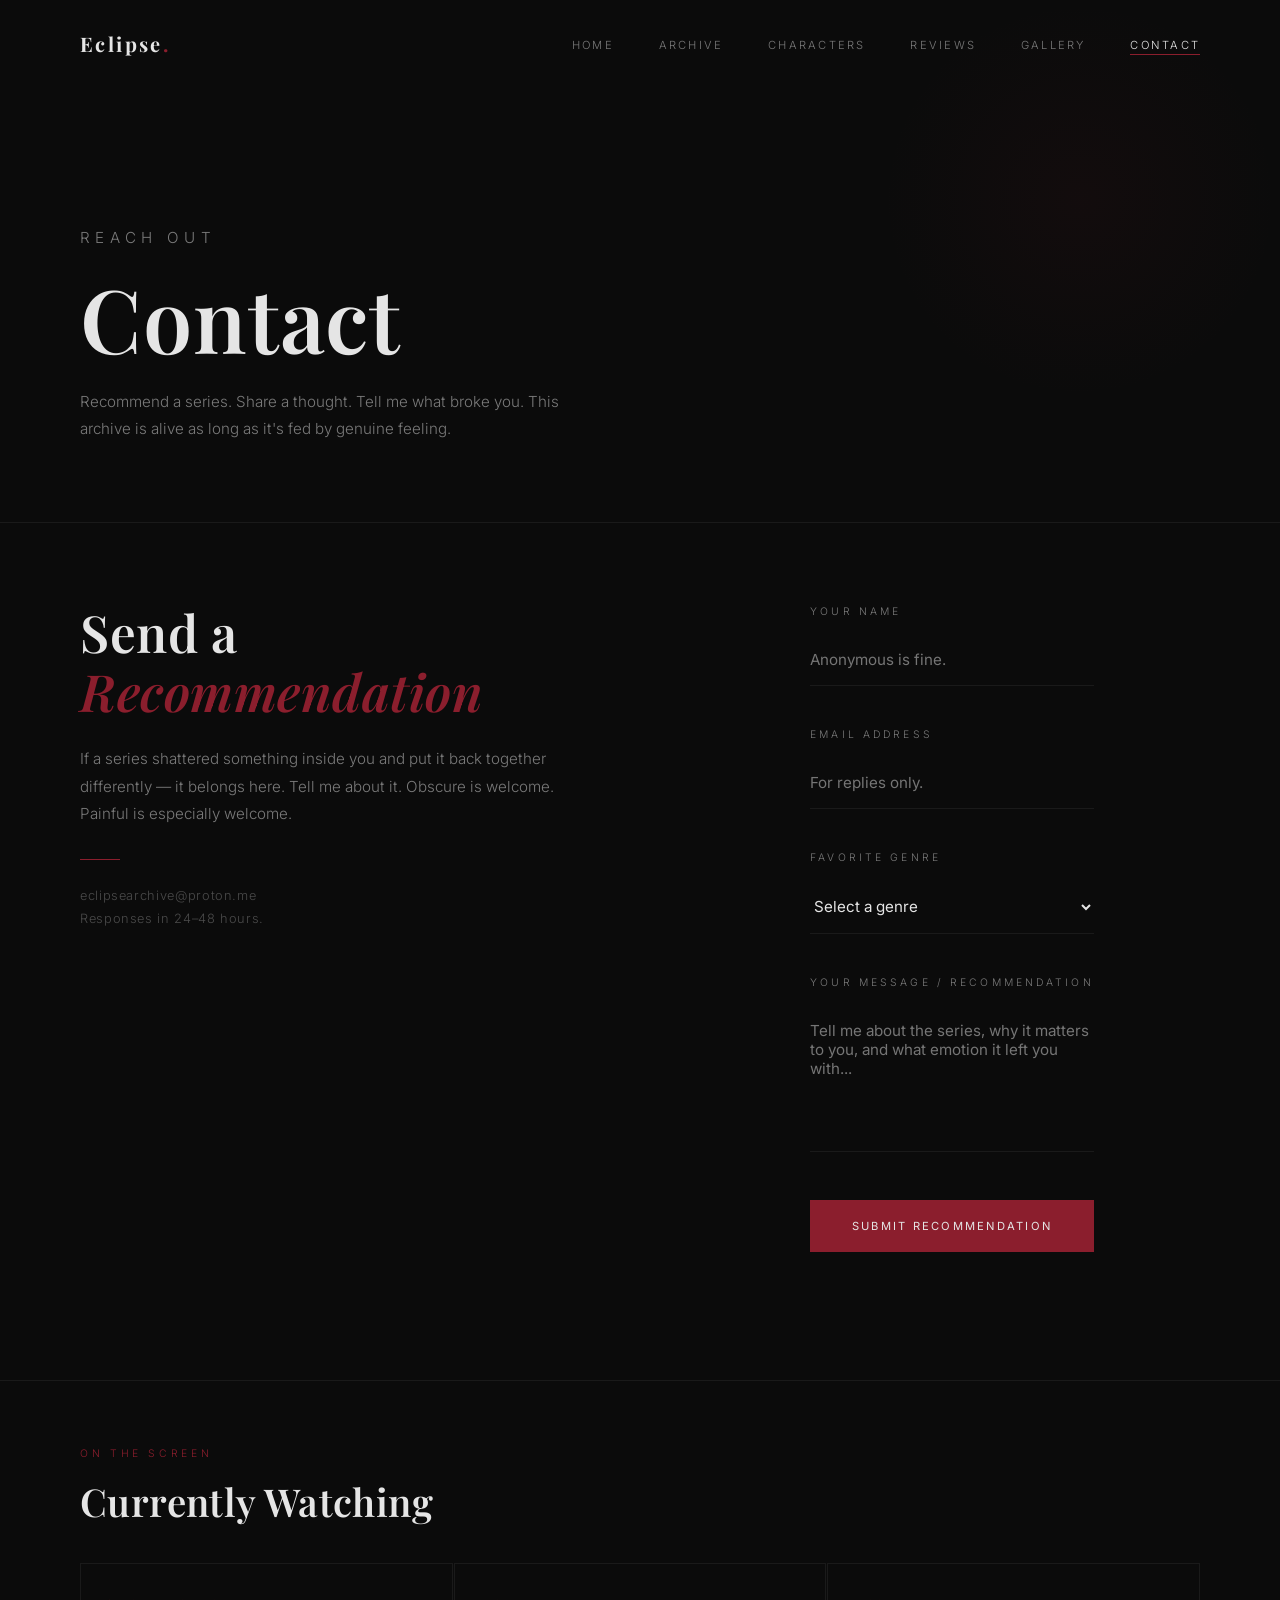
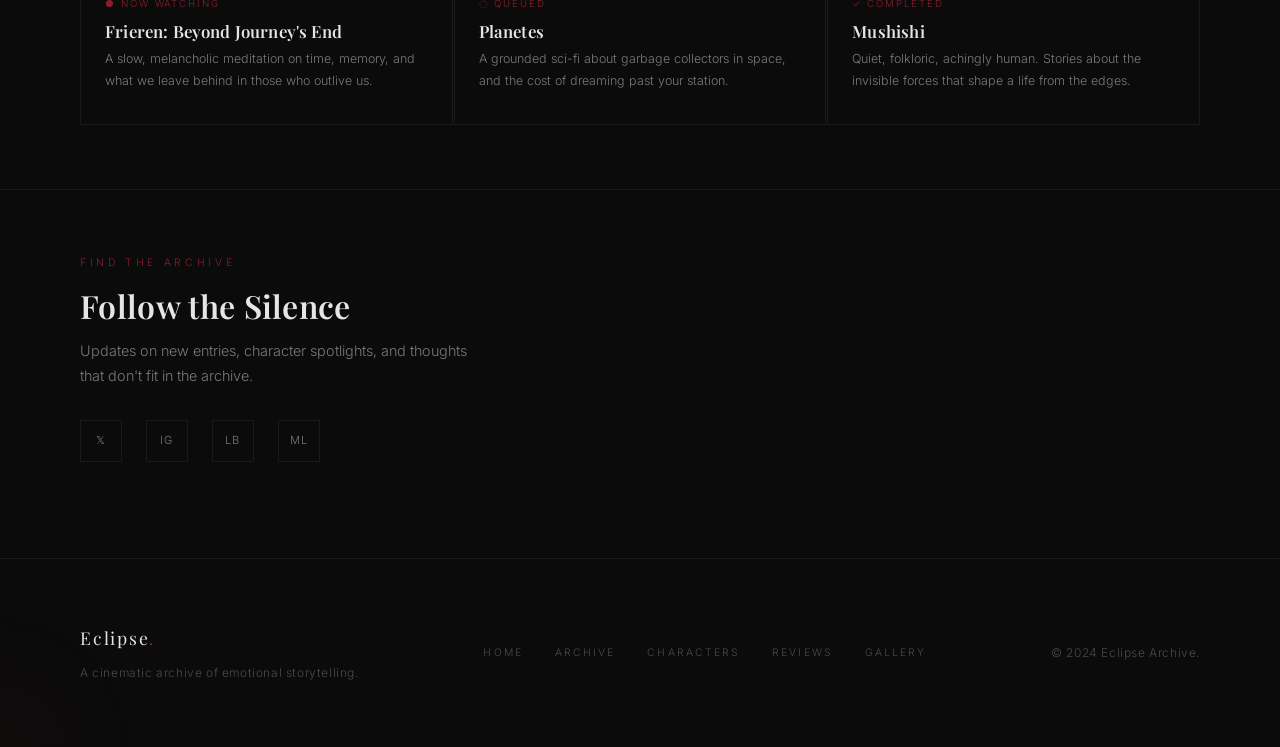
<file: eclipse-archive/contact.html>
<!DOCTYPE html>
<html lang="en">
<head>
  <meta charset="UTF-8" />
  <meta name="viewport" content="width=device-width, initial-scale=1.0" />
  <title>Contact — Eclipse Archive</title>
  <link rel="stylesheet" href="css/style.css" />
  <style>
    .contact-layout {
      display: grid;
      grid-template-columns: 1fr 1fr;
      gap: 8rem;
      padding: 5rem 5rem 8rem;
    }
    .contact-left h2 {
      font-size: clamp(2rem, 4vw, 3.5rem);
      margin-bottom: 1.5rem;
    }
    .contact-left p {
      color: var(--text-muted);
      font-size: 0.95rem;
      line-height: 1.8;
      margin-bottom: 2rem;
    }
    .currently-watching {
      padding: 4rem 5rem;
      border-top: 1px solid var(--border);
      border-bottom: 1px solid var(--border);
    }
    .social-section {
      padding: 4rem 5rem 6rem;
    }
    @media (max-width: 900px) {
      .contact-layout {
        grid-template-columns: 1fr;
        gap: 4rem;
        padding: 4rem 1.5rem 6rem;
      }
      .currently-watching,
      .social-section {
        padding-left: 1.5rem;
        padding-right: 1.5rem;
      }
    }
  </style>
</head>
<body>

  <nav id="nav">
    <a href="index.html" class="nav-logo">Eclipse<em>.</em></a>
    <ul class="nav-links">
      <li><a href="index.html">Home</a></li>
      <li><a href="archive.html">Archive</a></li>
      <li><a href="characters.html">Characters</a></li>
      <li><a href="reviews.html">Reviews</a></li>
      <li><a href="gallery.html">Gallery</a></li>
      <li><a href="contact.html">Contact</a></li>
    </ul>
    <button class="hamburger" id="hamburger" aria-label="Menu">
      <span></span><span></span><span></span>
    </button>
  </nav>

  <div id="mobile-menu">
    <a href="index.html">Home</a>
    <a href="archive.html">Archive</a>
    <a href="characters.html">Characters</a>
    <a href="reviews.html">Reviews</a>
    <a href="gallery.html">Gallery</a>
    <a href="contact.html">Contact</a>
  </div>

  <!-- PAGE HERO -->
  <div class="page-hero">
    <p class="section-label reveal">Reach Out</p>
    <h1 class="reveal delay-1">Contact</h1>
    <p class="reveal delay-2">Recommend a series. Share a thought. Tell me what broke you. This archive is alive as long as it's fed by genuine feeling.</p>
  </div>

  <!-- CONTACT LAYOUT -->
  <div class="contact-layout">

    <!-- LEFT SIDE -->
    <div class="contact-left reveal">
      <h2>Send a<br /><em class="serif" style="color:var(--accent);font-style:italic;">Recommendation</em></h2>
      <p>If a series shattered something inside you and put it back together differently — it belongs here. Tell me about it. Obscure is welcome. Painful is especially welcome.</p>
      <div class="divider"></div>
      <p style="font-size:0.8rem; color:var(--text-dim); letter-spacing:0.05em;">
        eclipsearchive@proton.me<br />
        Responses in 24–48 hours.
      </p>
    </div>

    <!-- FORM -->
    <form class="contact-wrap reveal delay-1" id="contact-form" novalidate>

      <div class="form-group">
        <label for="name">Your Name</label>
        <input type="text" id="name" name="name" placeholder="Anonymous is fine." required />
      </div>

      <div class="form-group">
        <label for="email">Email Address</label>
        <input type="email" id="email" name="email" placeholder="For replies only." required />
      </div>

      <div class="form-group">
        <label for="genre">Favorite Genre</label>
        <select id="genre" name="genre">
          <option value="" disabled selected>Select a genre</option>
          <option value="psychological">Psychological</option>
          <option value="dark-fantasy">Dark Fantasy</option>
          <option value="action">Action</option>
          <option value="drama">Drama / Slice of Life</option>
          <option value="sci-fi">Sci-Fi</option>
          <option value="horror">Horror</option>
          <option value="romance">Romance</option>
          <option value="historical">Historical</option>
          <option value="other">Other</option>
        </select>
      </div>

      <div class="form-group">
        <label for="message">Your Message / Recommendation</label>
        <textarea id="message" name="message" rows="6" placeholder="Tell me about the series, why it matters to you, and what emotion it left you with..." required></textarea>
      </div>

      <button type="submit" class="btn btn-accent" style="width:100%; justify-content:center; padding:1.1rem;">
        Submit Recommendation
      </button>
    </form>
  </div>

  <!-- CURRENTLY WATCHING -->
  <div class="currently-watching">
    <p class="section-label reveal">On the Screen</p>
    <h2 class="reveal delay-1" style="font-size:clamp(1.6rem,3vw,2.5rem); margin-bottom:2.5rem;">Currently Watching</h2>
    <div class="watching-grid">
      <div class="watching-item reveal delay-1">
        <div class="watching-status">● Now Watching</div>
        <h4>Frieren: Beyond Journey's End</h4>
        <p>A slow, melancholic meditation on time, memory, and what we leave behind in those who outlive us.</p>
      </div>
      <div class="watching-item reveal delay-2">
        <div class="watching-status">◌ Queued</div>
        <h4>Planetes</h4>
        <p>A grounded sci-fi about garbage collectors in space, and the cost of dreaming past your station.</p>
      </div>
      <div class="watching-item reveal delay-3">
        <div class="watching-status">✓ Completed</div>
        <h4>Mushishi</h4>
        <p>Quiet, folkloric, achingly human. Stories about the invisible forces that shape a life from the edges.</p>
      </div>
    </div>
  </div>

  <!-- SOCIAL + LINKS -->
  <div class="social-section">
    <p class="section-label reveal">Find the Archive</p>
    <h3 class="reveal delay-1" style="font-size:clamp(1.4rem,2.5vw,2rem); margin-bottom:0.8rem; font-family:'Playfair Display',serif;">Follow the Silence</h3>
    <p class="reveal delay-2" style="color:var(--text-muted); font-size:0.9rem; max-width:400px; margin-bottom:1.5rem;">
      Updates on new entries, character spotlights, and thoughts that don't fit in the archive.
    </p>
    <div class="social-links reveal delay-3">
      <a href="#" class="social-link" aria-label="Twitter/X">𝕏</a>
      <a href="#" class="social-link" aria-label="Instagram">Ig</a>
      <a href="#" class="social-link" aria-label="Letterboxd">Lb</a>
      <a href="#" class="social-link" aria-label="MAL">Ml</a>
    </div>
  </div>

  <footer id="footer">
    <div>
      <div class="footer-logo">Eclipse<em>.</em></div>
      <p style="margin-top:0.5rem;">A cinematic archive of emotional storytelling.</p>
    </div>
    <nav class="footer-links">
      <a href="index.html">Home</a>
      <a href="archive.html">Archive</a>
      <a href="characters.html">Characters</a>
      <a href="reviews.html">Reviews</a>
      <a href="gallery.html">Gallery</a>
    </nav>
    <p>© 2024 Eclipse Archive.</p>
  </footer>

  <script src="js/script.js"></script>
</body>
</html>
</file>
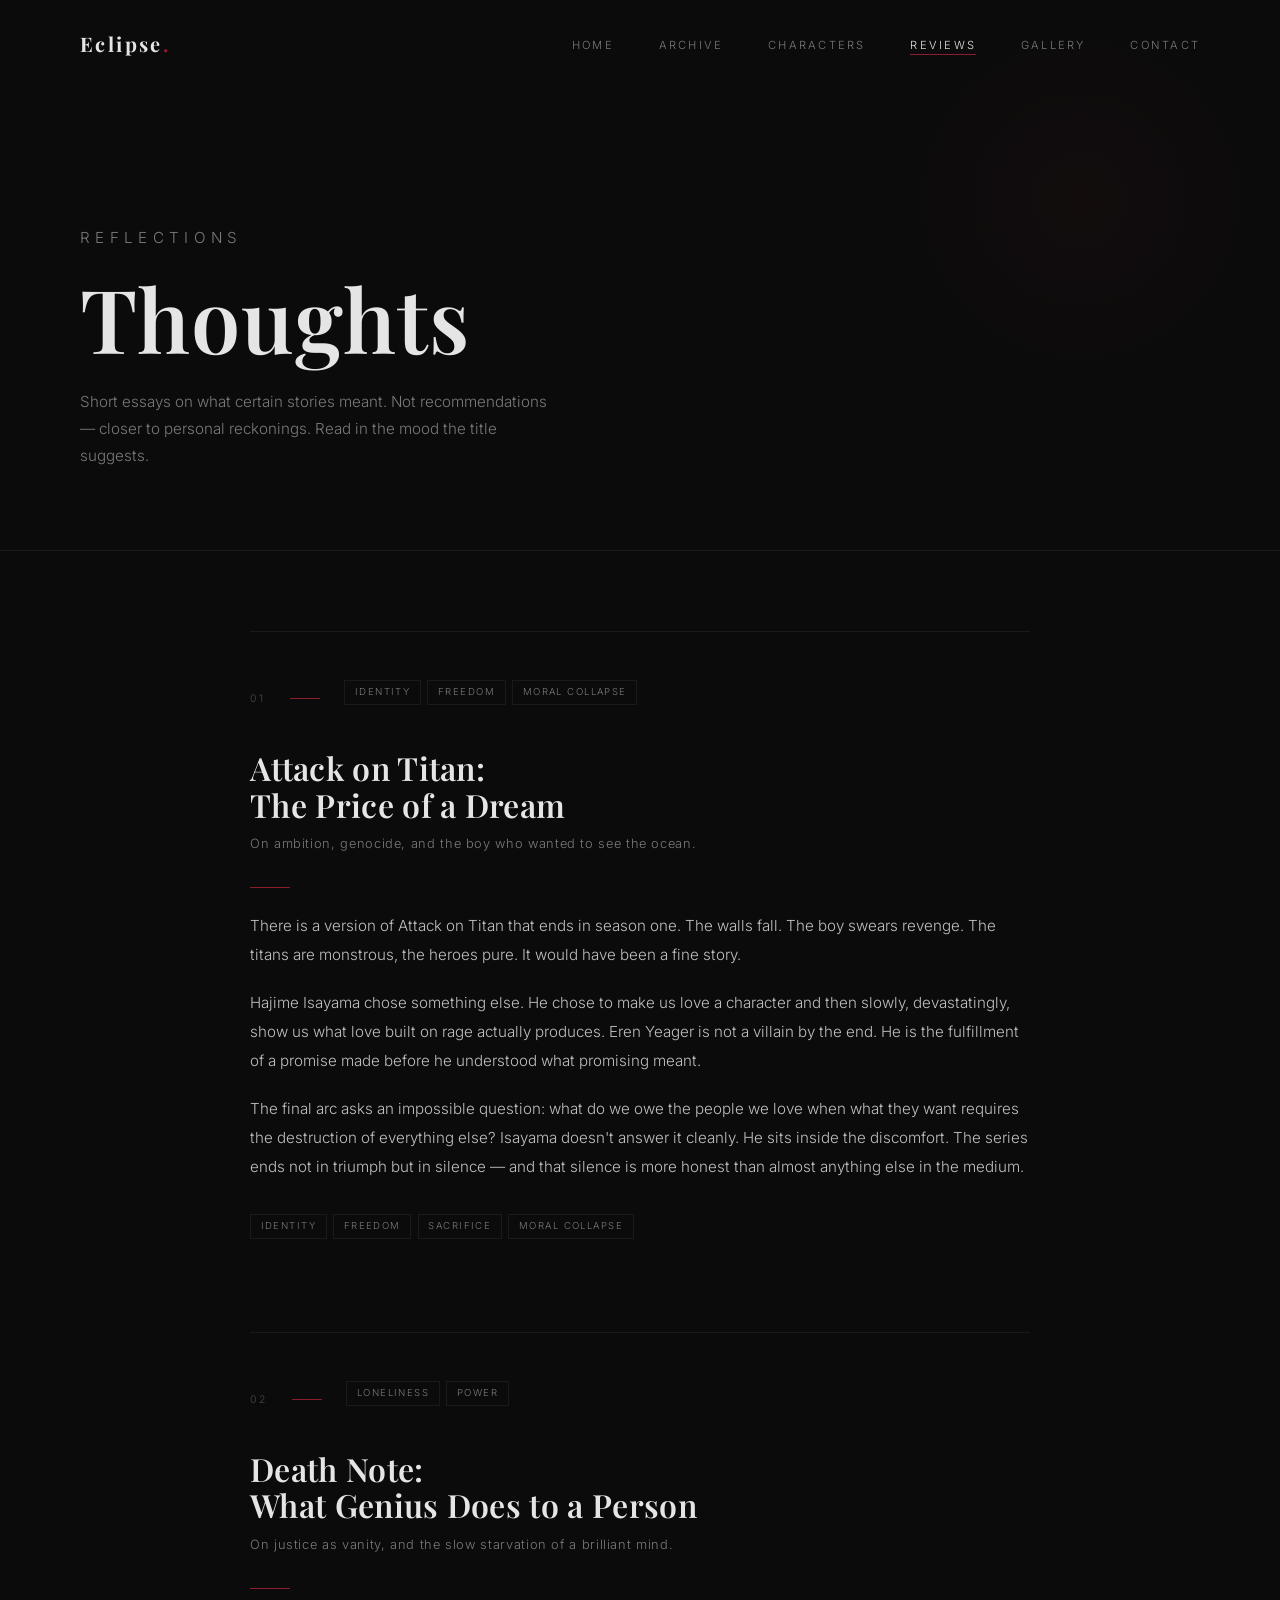
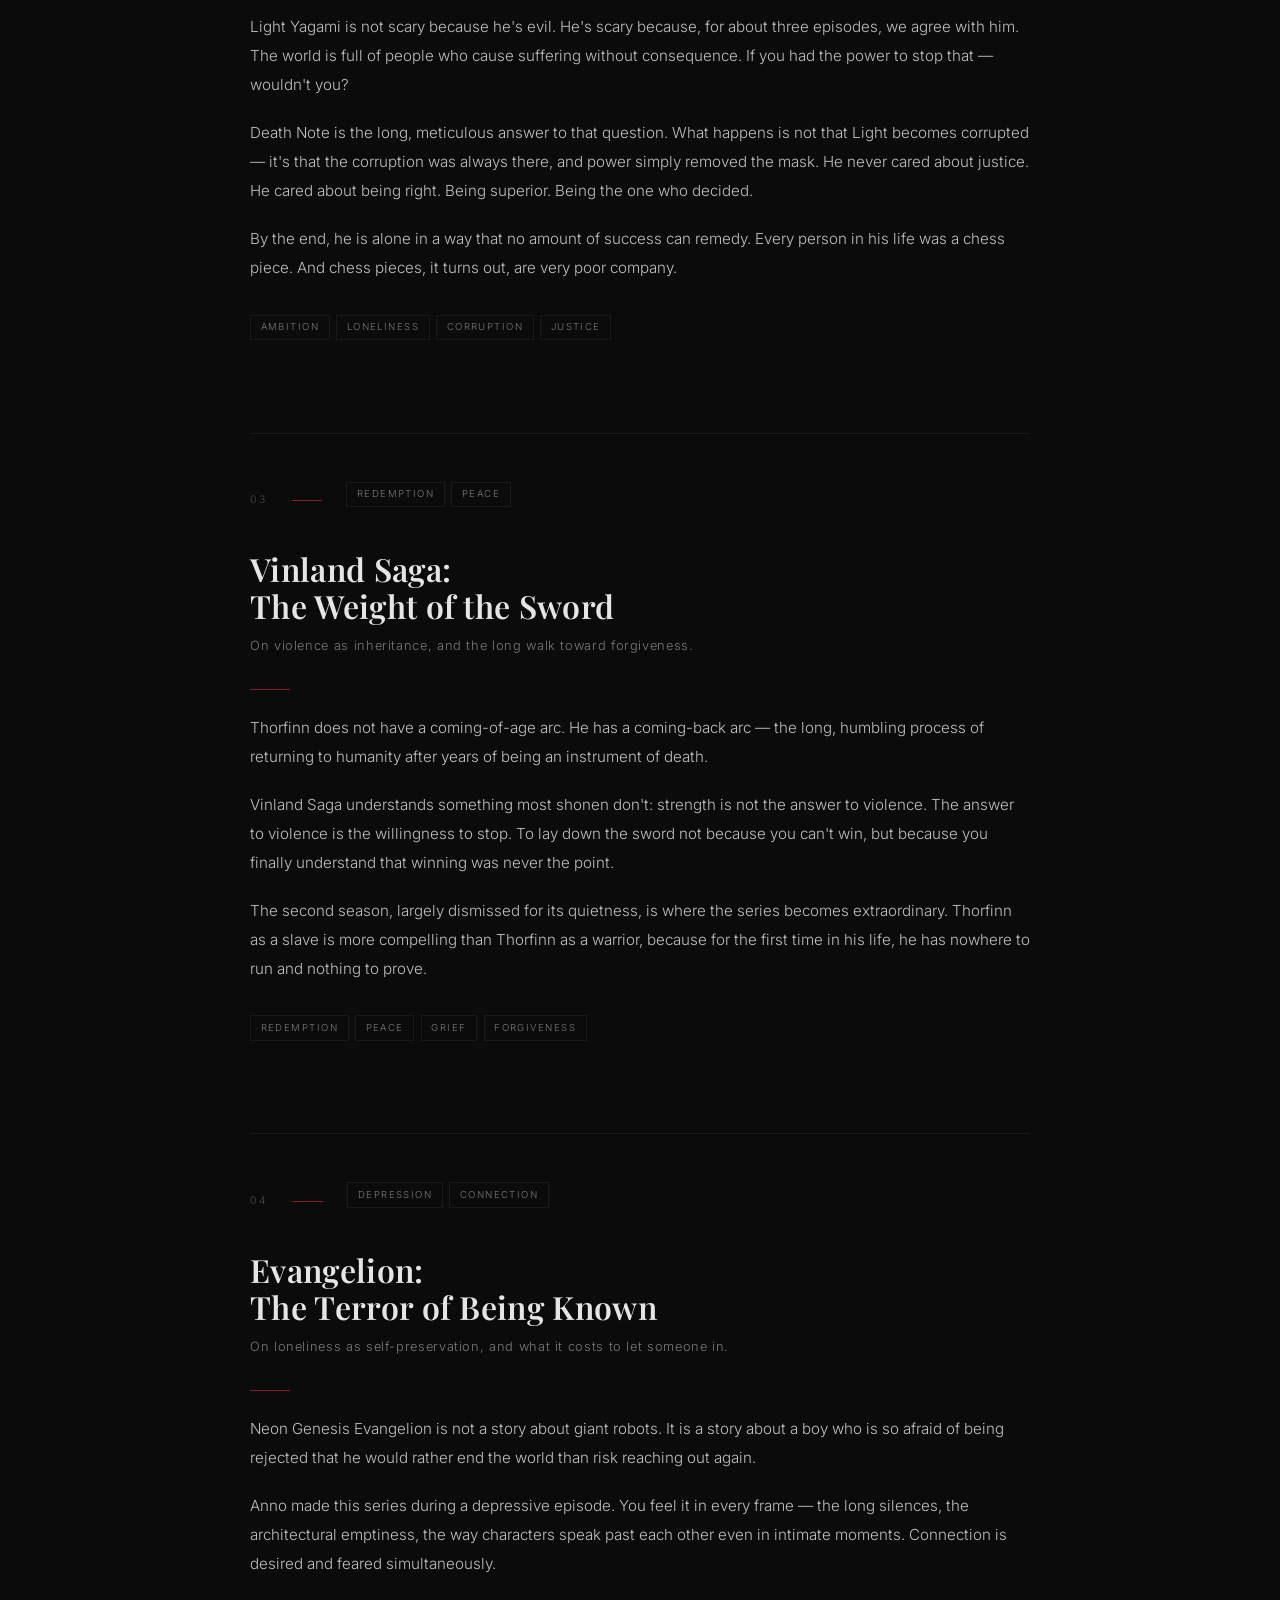
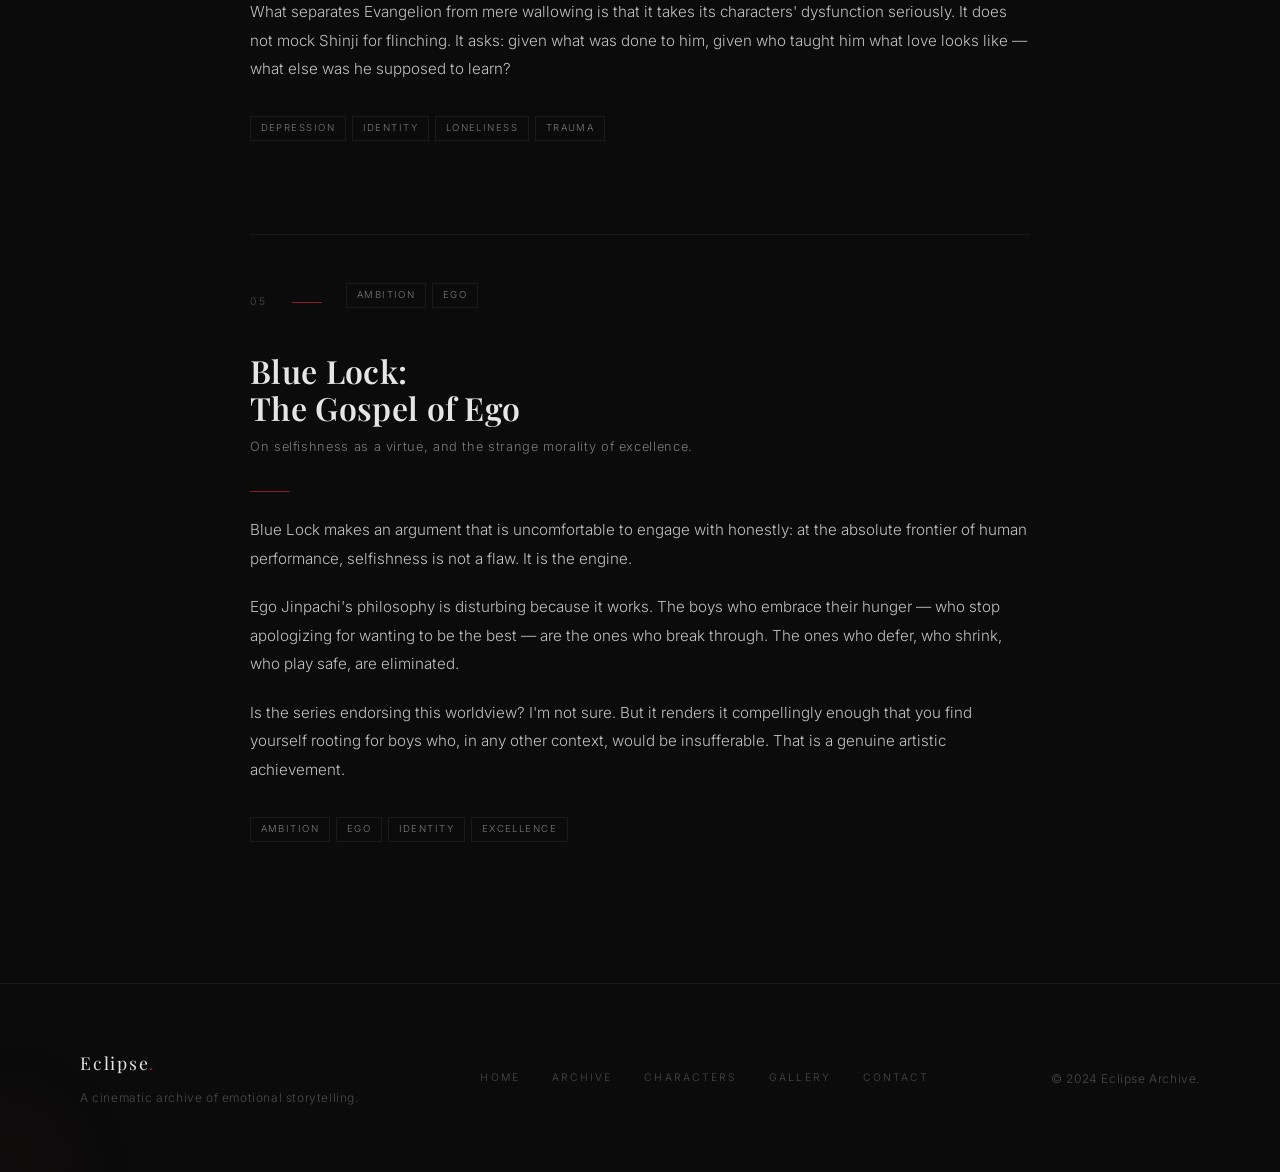
<file: eclipse-archive/reviews.html>
<!DOCTYPE html>
<html lang="en">
<head>
  <meta charset="UTF-8" />
  <meta name="viewport" content="width=device-width, initial-scale=1.0" />
  <title>Reviews — Eclipse Archive</title>
  <link rel="stylesheet" href="css/style.css" />
</head>
<body>

  <nav id="nav">
    <a href="index.html" class="nav-logo">Eclipse<em>.</em></a>
    <ul class="nav-links">
      <li><a href="index.html">Home</a></li>
      <li><a href="archive.html">Archive</a></li>
      <li><a href="characters.html">Characters</a></li>
      <li><a href="reviews.html">Reviews</a></li>
      <li><a href="gallery.html">Gallery</a></li>
      <li><a href="contact.html">Contact</a></li>
    </ul>
    <button class="hamburger" id="hamburger" aria-label="Menu">
      <span></span><span></span><span></span>
    </button>
  </nav>

  <div id="mobile-menu">
    <a href="index.html">Home</a>
    <a href="archive.html">Archive</a>
    <a href="characters.html">Characters</a>
    <a href="reviews.html">Reviews</a>
    <a href="gallery.html">Gallery</a>
    <a href="contact.html">Contact</a>
  </div>

  <!-- PAGE HERO -->
  <div class="page-hero">
    <p class="section-label reveal">Reflections</p>
    <h1 class="reveal delay-1">Thoughts</h1>
    <p class="reveal delay-2">Short essays on what certain stories meant. Not recommendations — closer to personal reckonings. Read in the mood the title suggests.</p>
  </div>

  <!-- REVIEWS LIST -->
  <section style="padding: 5rem 5rem 8rem;">
    <div class="reviews-list">

      <!-- Entry 01 -->
      <article class="review-entry reveal">
        <div class="review-meta">
          <span class="review-num">01</span>
          <div class="divider" style="margin:0; width:30px;"></div>
          <div class="tags">
            <span class="tag">Identity</span>
            <span class="tag">Freedom</span>
            <span class="tag">Moral Collapse</span>
          </div>
        </div>
        <h2 class="review-title">Attack on Titan:<br />The Price of a Dream</h2>
        <p class="review-subtitle">On ambition, genocide, and the boy who wanted to see the ocean.</p>
        <div class="divider"></div>
        <div class="review-body">
          <p>
            There is a version of Attack on Titan that ends in season one. The walls fall. The boy swears revenge. The titans are monstrous, the heroes pure. It would have been a fine story.
          </p>
          <p>
            Hajime Isayama chose something else. He chose to make us love a character and then slowly, devastatingly, show us what love built on rage actually produces. Eren Yeager is not a villain by the end. He is the fulfillment of a promise made before he understood what promising meant.
          </p>
          <p>
            The final arc asks an impossible question: what do we owe the people we love when what they want requires the destruction of everything else? Isayama doesn't answer it cleanly. He sits inside the discomfort. The series ends not in triumph but in silence — and that silence is more honest than almost anything else in the medium.
          </p>
        </div>
        <div class="tags">
          <span class="tag">Identity</span>
          <span class="tag">Freedom</span>
          <span class="tag">Sacrifice</span>
          <span class="tag">Moral Collapse</span>
        </div>
      </article>

      <!-- Entry 02 -->
      <article class="review-entry reveal">
        <div class="review-meta">
          <span class="review-num">02</span>
          <div class="divider" style="margin:0; width:30px;"></div>
          <div class="tags">
            <span class="tag">Loneliness</span>
            <span class="tag">Power</span>
          </div>
        </div>
        <h2 class="review-title">Death Note:<br />What Genius Does to a Person</h2>
        <p class="review-subtitle">On justice as vanity, and the slow starvation of a brilliant mind.</p>
        <div class="divider"></div>
        <div class="review-body">
          <p>
            Light Yagami is not scary because he's evil. He's scary because, for about three episodes, we agree with him. The world is full of people who cause suffering without consequence. If you had the power to stop that — wouldn't you?
          </p>
          <p>
            Death Note is the long, meticulous answer to that question. What happens is not that Light becomes corrupted — it's that the corruption was always there, and power simply removed the mask. He never cared about justice. He cared about being right. Being superior. Being the one who decided.
          </p>
          <p>
            By the end, he is alone in a way that no amount of success can remedy. Every person in his life was a chess piece. And chess pieces, it turns out, are very poor company.
          </p>
        </div>
        <div class="tags">
          <span class="tag">Ambition</span>
          <span class="tag">Loneliness</span>
          <span class="tag">Corruption</span>
          <span class="tag">Justice</span>
        </div>
      </article>

      <!-- Entry 03 -->
      <article class="review-entry reveal">
        <div class="review-meta">
          <span class="review-num">03</span>
          <div class="divider" style="margin:0; width:30px;"></div>
          <div class="tags">
            <span class="tag">Redemption</span>
            <span class="tag">Peace</span>
          </div>
        </div>
        <h2 class="review-title">Vinland Saga:<br />The Weight of the Sword</h2>
        <p class="review-subtitle">On violence as inheritance, and the long walk toward forgiveness.</p>
        <div class="divider"></div>
        <div class="review-body">
          <p>
            Thorfinn does not have a coming-of-age arc. He has a coming-back arc — the long, humbling process of returning to humanity after years of being an instrument of death.
          </p>
          <p>
            Vinland Saga understands something most shonen don't: strength is not the answer to violence. The answer to violence is the willingness to stop. To lay down the sword not because you can't win, but because you finally understand that winning was never the point.
          </p>
          <p>
            The second season, largely dismissed for its quietness, is where the series becomes extraordinary. Thorfinn as a slave is more compelling than Thorfinn as a warrior, because for the first time in his life, he has nowhere to run and nothing to prove.
          </p>
        </div>
        <div class="tags">
          <span class="tag">Redemption</span>
          <span class="tag">Peace</span>
          <span class="tag">Grief</span>
          <span class="tag">Forgiveness</span>
        </div>
      </article>

      <!-- Entry 04 -->
      <article class="review-entry reveal">
        <div class="review-meta">
          <span class="review-num">04</span>
          <div class="divider" style="margin:0; width:30px;"></div>
          <div class="tags">
            <span class="tag">Depression</span>
            <span class="tag">Connection</span>
          </div>
        </div>
        <h2 class="review-title">Evangelion:<br />The Terror of Being Known</h2>
        <p class="review-subtitle">On loneliness as self-preservation, and what it costs to let someone in.</p>
        <div class="divider"></div>
        <div class="review-body">
          <p>
            Neon Genesis Evangelion is not a story about giant robots. It is a story about a boy who is so afraid of being rejected that he would rather end the world than risk reaching out again.
          </p>
          <p>
            Anno made this series during a depressive episode. You feel it in every frame — the long silences, the architectural emptiness, the way characters speak past each other even in intimate moments. Connection is desired and feared simultaneously.
          </p>
          <p>
            What separates Evangelion from mere wallowing is that it takes its characters' dysfunction seriously. It does not mock Shinji for flinching. It asks: given what was done to him, given who taught him what love looks like — what else was he supposed to learn?
          </p>
        </div>
        <div class="tags">
          <span class="tag">Depression</span>
          <span class="tag">Identity</span>
          <span class="tag">Loneliness</span>
          <span class="tag">Trauma</span>
        </div>
      </article>

      <!-- Entry 05 -->
      <article class="review-entry reveal">
        <div class="review-meta">
          <span class="review-num">05</span>
          <div class="divider" style="margin:0; width:30px;"></div>
          <div class="tags">
            <span class="tag">Ambition</span>
            <span class="tag">Ego</span>
          </div>
        </div>
        <h2 class="review-title">Blue Lock:<br />The Gospel of Ego</h2>
        <p class="review-subtitle">On selfishness as a virtue, and the strange morality of excellence.</p>
        <div class="divider"></div>
        <div class="review-body">
          <p>
            Blue Lock makes an argument that is uncomfortable to engage with honestly: at the absolute frontier of human performance, selfishness is not a flaw. It is the engine.
          </p>
          <p>
            Ego Jinpachi's philosophy is disturbing because it works. The boys who embrace their hunger — who stop apologizing for wanting to be the best — are the ones who break through. The ones who defer, who shrink, who play safe, are eliminated.
          </p>
          <p>
            Is the series endorsing this worldview? I'm not sure. But it renders it compellingly enough that you find yourself rooting for boys who, in any other context, would be insufferable. That is a genuine artistic achievement.
          </p>
        </div>
        <div class="tags">
          <span class="tag">Ambition</span>
          <span class="tag">Ego</span>
          <span class="tag">Identity</span>
          <span class="tag">Excellence</span>
        </div>
      </article>

    </div>
  </section>

  <footer id="footer">
    <div>
      <div class="footer-logo">Eclipse<em>.</em></div>
      <p style="margin-top:0.5rem;">A cinematic archive of emotional storytelling.</p>
    </div>
    <nav class="footer-links">
      <a href="index.html">Home</a>
      <a href="archive.html">Archive</a>
      <a href="characters.html">Characters</a>
      <a href="gallery.html">Gallery</a>
      <a href="contact.html">Contact</a>
    </nav>
    <p>© 2024 Eclipse Archive.</p>
  </footer>

  <script src="js/script.js"></script>
</body>
</html>
</file>
<file: eclipse-archive/css/style.css>
/* =========================================
   ECLIPSE ARCHIVE — Global Stylesheet
   Gothic Minimal · Cinematic Editorial
   ========================================= */

@import url('https://fonts.googleapis.com/css2?family=Playfair+Display:ital,wght@0,400;0,600;0,700;1,400;1,600&family=Inter:wght@300;400;500;600&display=swap');

/* ── CSS Variables ─────────────────────── */
:root {
  --bg:          #0B0B0B;
  --bg-2:        #151515;
  --bg-3:        #1C1C1C;
  --text:        #E5E5E5;
  --text-muted:  #7A7A7A;
  --text-dim:    #4A4A4A;
  --accent:      #8B1E2D;
  --accent-lit:  #A52535;
  --silver:      #9A9A9A;
  --border:      rgba(229,229,229,0.07);
  --border-glow: rgba(139,30,45,0.45);
  --transition:  0.35s cubic-bezier(0.25,0.46,0.45,0.94);
}

/* ── Reset ─────────────────────────────── */
*, *::before, *::after { margin:0; padding:0; box-sizing:border-box; }
html { scroll-behavior: smooth; font-size: 16px; }
body {
  background: var(--bg);
  color: var(--text);
  font-family: 'Inter', sans-serif;
  font-weight: 300;
  line-height: 1.75;
  overflow-x: hidden;
}
img { display: block; width: 100%; height: 100%; object-fit: cover; }
a { color: inherit; text-decoration: none; }
ul { list-style: none; }
button { font-family: inherit; cursor: pointer; }
input, textarea, select {
  font-family: inherit;
  font-size: inherit;
  background: none;
  border: none;
  outline: none;
  color: var(--text);
}

/* ── Typography ────────────────────────── */
h1, h2, h3, h4, h5 {
  font-family: 'Playfair Display', serif;
  font-weight: 600;
  letter-spacing: 0.01em;
  line-height: 1.15;
}
.serif { font-family: 'Playfair Display', serif; }
.mono {
  font-family: 'Courier New', monospace;
  font-size: 0.75rem;
  letter-spacing: 0.1em;
}

/* ── Navigation ────────────────────────── */
#nav {
  position: fixed;
  top: 0; left: 0; right: 0;
  z-index: 900;
  padding: 1.6rem 5rem;
  display: flex;
  align-items: center;
  justify-content: space-between;
  transition: background var(--transition), border-color var(--transition);
  border-bottom: 1px solid transparent;
}
#nav.scrolled {
  background: rgba(11,11,11,0.97);
  border-bottom-color: var(--border);
  backdrop-filter: blur(8px);
}

.nav-logo {
  font-family: 'Playfair Display', serif;
  font-size: 1.25rem;
  font-weight: 700;
  letter-spacing: 0.12em;
  color: var(--text);
}
.nav-logo em {
  color: var(--accent);
  font-style: normal;
}

.nav-links {
  display: flex;
  gap: 2.8rem;
  align-items: center;
}
.nav-links a {
  font-size: 0.7rem;
  letter-spacing: 0.2em;
  text-transform: uppercase;
  color: var(--text-muted);
  transition: color var(--transition);
  position: relative;
}
.nav-links a::after {
  content: '';
  position: absolute;
  bottom: -3px; left: 0;
  width: 0; height: 1px;
  background: var(--accent);
  transition: width var(--transition);
}
.nav-links a:hover,
.nav-links a.active { color: var(--text); }
.nav-links a:hover::after,
.nav-links a.active::after { width: 100%; }

/* Hamburger */
.hamburger {
  display: none;
  flex-direction: column;
  gap: 6px;
  background: none;
  border: none;
  padding: 4px;
  z-index: 1001;
}
.hamburger span {
  display: block;
  width: 22px; height: 1px;
  background: var(--text);
  transition: all 0.3s ease;
  transform-origin: center;
}
.hamburger.open span:nth-child(1) { transform: translateY(7px) rotate(45deg); }
.hamburger.open span:nth-child(2) { opacity: 0; }
.hamburger.open span:nth-child(3) { transform: translateY(-7px) rotate(-45deg); }

/* Mobile overlay menu */
#mobile-menu {
  position: fixed;
  inset: 0;
  background: rgba(11,11,11,0.98);
  z-index: 890;
  display: flex;
  flex-direction: column;
  align-items: center;
  justify-content: center;
  gap: 2.5rem;
  opacity: 0;
  pointer-events: none;
  transition: opacity 0.4s ease;
}
#mobile-menu.open { opacity: 1; pointer-events: all; }
#mobile-menu a {
  font-family: 'Playfair Display', serif;
  font-size: 2.2rem;
  color: var(--text-muted);
  letter-spacing: 0.04em;
  transition: color 0.3s;
}
#mobile-menu a:hover { color: var(--text); }

/* ── Scroll Animations ─────────────────── */
.reveal {
  opacity: 0;
  transform: translateY(28px);
  transition: opacity 0.9s ease, transform 0.9s ease;
}
.reveal.delay-1 { transition-delay: 0.1s; }
.reveal.delay-2 { transition-delay: 0.2s; }
.reveal.delay-3 { transition-delay: 0.3s; }
.reveal.delay-4 { transition-delay: 0.4s; }
.reveal.visible {
  opacity: 1;
  transform: translateY(0);
}

/* ── Utility ────────────────────────────── */
.section-label {
  font-size: 0.65rem;
  letter-spacing: 0.35em;
  text-transform: uppercase;
  color: var(--accent);
  margin-bottom: 1rem;
}
.divider {
  width: 40px; height: 1px;
  background: var(--accent);
  margin: 1.5rem 0;
}
.text-muted { color: var(--text-muted); }

/* ── Buttons ────────────────────────────── */
.btn {
  display: inline-flex;
  align-items: center;
  gap: 0.6rem;
  padding: 0.8rem 2.2rem;
  border: 1px solid var(--border);
  color: var(--text);
  font-size: 0.7rem;
  letter-spacing: 0.2em;
  text-transform: uppercase;
  transition: all var(--transition);
  background: transparent;
}
.btn:hover {
  border-color: var(--accent);
  color: var(--accent);
  box-shadow: 0 0 20px rgba(139,30,45,0.15);
}
.btn-accent {
  background: var(--accent);
  border-color: var(--accent);
  color: var(--text);
}
.btn-accent:hover {
  background: var(--accent-lit);
  border-color: var(--accent-lit);
  color: var(--text);
  box-shadow: 0 0 30px rgba(139,30,45,0.3);
}

/* ── Page Header ────────────────────────── */
.page-hero {
  padding: 14rem 5rem 5rem;
  border-bottom: 1px solid var(--border);
  position: relative;
  overflow: hidden;
}
.page-hero::before {
  content: '';
  position: absolute;
  top: 0; right: 0;
  width: 400px; height: 400px;
  background: radial-gradient(circle, rgba(139,30,45,0.06) 0%, transparent 70%);
  pointer-events: none;
}
.page-hero h1 {
  font-size: clamp(3rem, 7vw, 5.5rem);
  margin-bottom: 1.2rem;
}
.page-hero p {
  color: var(--text-muted);
  max-width: 480px;
  font-size: 0.95rem;
  line-height: 1.8;
}

/* ── Cards (Archive) ────────────────────── */
.anime-grid {
  display: grid;
  grid-template-columns: repeat(auto-fill, minmax(260px, 1fr));
  gap: 1.5px;
}
.anime-card {
  position: relative;
  aspect-ratio: 2/3;
  overflow: hidden;
  cursor: pointer;
}
.anime-card img {
  transition: transform 0.6s ease, filter 0.6s ease;
  filter: brightness(0.7) saturate(0.6);
}
.anime-card:hover img {
  transform: scale(1.06);
  filter: brightness(0.5) saturate(0.4);
}
.anime-card-overlay {
  position: absolute;
  inset: 0;
  background: linear-gradient(to top, rgba(11,11,11,0.97) 0%, rgba(11,11,11,0.3) 50%, transparent 100%);
  display: flex;
  flex-direction: column;
  justify-content: flex-end;
  padding: 2rem 1.5rem;
  transition: background var(--transition);
}
.anime-card:hover .anime-card-overlay {
  background: linear-gradient(to top, rgba(11,11,11,0.99) 0%, rgba(11,11,11,0.7) 60%, rgba(11,11,11,0.2) 100%);
}
.anime-card-title {
  font-family: 'Playfair Display', serif;
  font-size: 1.2rem;
  margin-bottom: 0.4rem;
}
.anime-card-rating {
  font-size: 0.7rem;
  letter-spacing: 0.1em;
  color: var(--accent);
  margin-bottom: 0.6rem;
}
.tags {
  display: flex;
  flex-wrap: wrap;
  gap: 0.4rem;
  margin-bottom: 0.8rem;
}
.tag {
  font-size: 0.6rem;
  letter-spacing: 0.15em;
  text-transform: uppercase;
  padding: 0.2rem 0.6rem;
  border: 1px solid var(--border);
  color: var(--text-muted);
}
.anime-card-desc {
  font-size: 0.8rem;
  color: var(--text-muted);
  line-height: 1.6;
  opacity: 0;
  transform: translateY(8px);
  transition: opacity 0.4s ease, transform 0.4s ease;
  max-height: 80px;
  overflow: hidden;
}
.anime-card:hover .anime-card-desc {
  opacity: 1;
  transform: translateY(0);
}

/* ── Character Cards ─────────────────────── */
.character-grid {
  display: grid;
  grid-template-columns: repeat(auto-fill, minmax(280px, 1fr));
  gap: 2px;
}
.char-card {
  position: relative;
  aspect-ratio: 3/4;
  overflow: hidden;
  cursor: pointer;
}
.char-card img {
  transition: transform 0.7s ease;
  filter: brightness(0.65) saturate(0.5);
}
.char-card:hover img {
  transform: scale(1.05);
  filter: brightness(0.45) saturate(0.3);
}
.char-card-info {
  position: absolute;
  inset: 0;
  display: flex;
  flex-direction: column;
  justify-content: flex-end;
  padding: 2.5rem 2rem;
  background: linear-gradient(to top, rgba(11,11,11,0.95) 0%, rgba(11,11,11,0.2) 55%, transparent 100%);
}
.char-anime {
  font-size: 0.65rem;
  letter-spacing: 0.2em;
  text-transform: uppercase;
  color: var(--accent);
  margin-bottom: 0.4rem;
}
.char-name {
  font-family: 'Playfair Display', serif;
  font-size: 1.5rem;
  margin-bottom: 0.6rem;
}
.char-desc {
  font-size: 0.8rem;
  color: var(--text-muted);
  line-height: 1.6;
  max-height: 0;
  overflow: hidden;
  transition: max-height 0.5s ease;
}
.char-card:hover .char-desc {
  max-height: 100px;
}
.char-quote {
  font-family: 'Playfair Display', serif;
  font-style: italic;
  font-size: 0.85rem;
  color: var(--text-dim);
  margin-top: 0.8rem;
  padding-top: 0.8rem;
  border-top: 1px solid var(--border);
  opacity: 0;
  transition: opacity 0.5s ease 0.1s;
}
.char-card:hover .char-quote { opacity: 1; }

/* ── Reviews ─────────────────────────────── */
.reviews-list {
  max-width: 780px;
  margin: 0 auto;
  display: flex;
  flex-direction: column;
  gap: 5rem;
}
.review-entry {
  border-top: 1px solid var(--border);
  padding-top: 3rem;
}
.review-meta {
  display: flex;
  align-items: center;
  gap: 1.5rem;
  margin-bottom: 2rem;
}
.review-num {
  font-size: 0.65rem;
  letter-spacing: 0.3em;
  color: var(--text-dim);
}
.review-title {
  font-family: 'Playfair Display', serif;
  font-size: 2rem;
  margin-bottom: 0.6rem;
}
.review-subtitle {
  font-size: 0.8rem;
  color: var(--text-muted);
  letter-spacing: 0.05em;
  margin-bottom: 2rem;
}
.review-body {
  font-size: 0.95rem;
  line-height: 1.9;
  color: #C0C0C0;
  margin-bottom: 2rem;
}
.review-body p + p { margin-top: 1.2rem; }

/* ── Gallery ─────────────────────────────── */
.gallery-filters {
  display: flex;
  gap: 1rem;
  flex-wrap: wrap;
}
.filter-btn {
  padding: 0.5rem 1.4rem;
  border: 1px solid var(--border);
  background: none;
  color: var(--text-muted);
  font-size: 0.7rem;
  letter-spacing: 0.15em;
  text-transform: uppercase;
  transition: all var(--transition);
  cursor: pointer;
}
.filter-btn:hover,
.filter-btn.active {
  border-color: var(--accent);
  color: var(--text);
  background: rgba(139,30,45,0.08);
}
.masonry-grid {
  columns: 3;
  column-gap: 2px;
  margin-top: 2px;
}
.masonry-item {
  break-inside: avoid;
  margin-bottom: 2px;
  overflow: hidden;
  position: relative;
  cursor: pointer;
}
.masonry-item img {
  display: block;
  width: 100%;
  transition: transform 0.6s ease;
  filter: brightness(0.75) saturate(0.5);
}
.masonry-item:hover img {
  transform: scale(1.05);
  filter: brightness(0.6) saturate(0.7);
}
.masonry-item .img-label {
  position: absolute;
  bottom: 0; left: 0; right: 0;
  padding: 1rem;
  background: linear-gradient(transparent, rgba(11,11,11,0.85));
  font-size: 0.7rem;
  letter-spacing: 0.1em;
  color: var(--text-muted);
  opacity: 0;
  transition: opacity 0.3s;
}
.masonry-item:hover .img-label { opacity: 1; }

/* ── Contact / Form ─────────────────────── */
.contact-wrap {
  max-width: 600px;
  margin: 0 auto;
}
.form-group {
  margin-bottom: 2.5rem;
}
.form-group label {
  display: block;
  font-size: 0.65rem;
  letter-spacing: 0.3em;
  text-transform: uppercase;
  color: var(--text-muted);
  margin-bottom: 0.8rem;
}
.form-group input,
.form-group textarea,
.form-group select {
  width: 100%;
  padding: 1rem 0;
  border-bottom: 1px solid var(--border);
  background: transparent;
  color: var(--text);
  font-size: 0.95rem;
  transition: border-color var(--transition);
}
.form-group input:focus,
.form-group textarea:focus,
.form-group select:focus {
  border-bottom-color: var(--accent);
}
.form-group textarea {
  resize: none;
  min-height: 120px;
}
.form-group select option { background: var(--bg-2); }

/* ── Footer ─────────────────────────────── */
#footer {
  padding: 4rem 5rem;
  border-top: 1px solid var(--border);
  display: flex;
  align-items: center;
  justify-content: space-between;
  gap: 2rem;
}
.footer-logo {
  font-family: 'Playfair Display', serif;
  font-size: 1.1rem;
  letter-spacing: 0.1em;
}
.footer-logo em { color: var(--accent); font-style: normal; }
#footer p {
  font-size: 0.75rem;
  color: var(--text-dim);
  letter-spacing: 0.05em;
}
.footer-links {
  display: flex;
  gap: 2rem;
}
.footer-links a {
  font-size: 0.65rem;
  letter-spacing: 0.2em;
  text-transform: uppercase;
  color: var(--text-dim);
  transition: color var(--transition);
}
.footer-links a:hover { color: var(--accent); }

/* ── Page-specific Sections ─────────────── */

/* Home hero */
.hero {
  position: relative;
  min-height: 100vh;
  display: flex;
  align-items: flex-end;
  padding: 0 5rem 7rem;
  overflow: hidden;
}
.hero-bg {
  position: absolute;
  inset: 0;
  background: linear-gradient(135deg, #0B0B0B 0%, #1A0A0D 50%, #0B0B0B 100%);
}
.hero-bg-img {
  position: absolute;
  inset: 0;
  opacity: 0.18;
  background-image: url('https://picsum.photos/seed/eclipse1/1600/900');
  background-size: cover;
  background-position: center;
  filter: saturate(0.2) brightness(0.5);
}
.hero-grain {
  position: absolute;
  inset: 0;
  background-image: url("data:image/svg+xml,%3Csvg viewBox='0 0 200 200' xmlns='http://www.w3.org/2000/svg'%3E%3Cfilter id='noise'%3E%3CfeTurbulence type='fractalNoise' baseFrequency='0.9' numOctaves='4' stitchTiles='stitch'/%3E%3C/filter%3E%3Crect width='100%25' height='100%25' filter='url(%23noise)' opacity='0.04'/%3E%3C/svg%3E");
  opacity: 0.4;
  pointer-events: none;
}
.hero-glow {
  position: absolute;
  top: 30%; right: 10%;
  width: 500px; height: 500px;
  background: radial-gradient(circle, rgba(139,30,45,0.08) 0%, transparent 65%);
  pointer-events: none;
}
.hero-content {
  position: relative;
  z-index: 2;
  max-width: 750px;
}
.hero-eyebrow {
  font-size: 0.65rem;
  letter-spacing: 0.4em;
  text-transform: uppercase;
  color: var(--accent);
  margin-bottom: 2rem;
  display: flex;
  align-items: center;
  gap: 1rem;
}
.hero-eyebrow::before {
  content: '';
  width: 30px; height: 1px;
  background: var(--accent);
}
.hero h1 {
  font-size: clamp(4rem, 9vw, 8rem);
  line-height: 0.95;
  margin-bottom: 2rem;
  letter-spacing: -0.01em;
}
.hero h1 em {
  font-style: italic;
  color: var(--accent);
}
.hero-sub {
  font-size: 1.05rem;
  color: var(--text-muted);
  margin-bottom: 3rem;
  line-height: 1.7;
  max-width: 480px;
}
.hero-actions {
  display: flex;
  gap: 1rem;
  flex-wrap: wrap;
}
.hero-scroll {
  position: absolute;
  bottom: 3rem; right: 5rem;
  writing-mode: vertical-rl;
  font-size: 0.6rem;
  letter-spacing: 0.3em;
  text-transform: uppercase;
  color: var(--text-dim);
  display: flex;
  align-items: center;
  gap: 1rem;
}
.hero-scroll::after {
  content: '';
  width: 1px; height: 60px;
  background: var(--text-dim);
  animation: scrollPulse 2s ease infinite;
}
@keyframes scrollPulse {
  0%, 100% { opacity: 0.3; }
  50% { opacity: 1; }
}

/* Featured section */
.featured-section {
  padding: 7rem 5rem;
}
.featured-header {
  display: flex;
  align-items: flex-end;
  justify-content: space-between;
  margin-bottom: 4rem;
}
.featured-grid {
  display: grid;
  grid-template-columns: 2fr 1fr 1fr;
  gap: 2px;
}
.featured-main {
  position: relative;
  aspect-ratio: 16/10;
  overflow: hidden;
}
.featured-side {
  display: flex;
  flex-direction: column;
  gap: 2px;
}
.featured-side .anime-card { aspect-ratio: unset; flex: 1; }

/* Mood buttons */
.mood-section {
  padding: 5rem 5rem;
  border-top: 1px solid var(--border);
  border-bottom: 1px solid var(--border);
}
.mood-grid {
  display: grid;
  grid-template-columns: repeat(3, 1fr);
  gap: 2px;
  margin-top: 3rem;
}
.mood-card {
  padding: 3rem 2.5rem;
  background: var(--bg-2);
  border: 1px solid var(--border);
  transition: all var(--transition);
  cursor: pointer;
  text-decoration: none;
}
.mood-card:hover {
  border-color: var(--border-glow);
  background: var(--bg-3);
  box-shadow: 0 0 40px rgba(139,30,45,0.08);
}
.mood-card-icon {
  font-size: 1.5rem;
  margin-bottom: 1.5rem;
  color: var(--accent);
  font-family: 'Playfair Display', serif;
}
.mood-card h3 {
  font-size: 1.3rem;
  margin-bottom: 0.8rem;
}
.mood-card p {
  font-size: 0.8rem;
  color: var(--text-muted);
  line-height: 1.7;
}

/* Quote section */
.quote-section {
  padding: 8rem 5rem;
  text-align: center;
  position: relative;
}
.quote-section::before {
  content: '\201C';
  position: absolute;
  top: 3rem; left: 50%;
  transform: translateX(-50%);
  font-family: 'Playfair Display', serif;
  font-size: 12rem;
  color: rgba(139,30,45,0.06);
  line-height: 1;
  pointer-events: none;
}
.main-quote {
  font-family: 'Playfair Display', serif;
  font-size: clamp(1.5rem, 3.5vw, 2.8rem);
  font-style: italic;
  color: var(--text);
  max-width: 850px;
  margin: 0 auto 2rem;
  line-height: 1.4;
}
.quote-attr {
  font-size: 0.7rem;
  letter-spacing: 0.25em;
  text-transform: uppercase;
  color: var(--text-dim);
}

/* Currently watching */
.watching-grid {
  display: grid;
  grid-template-columns: repeat(3, 1fr);
  gap: 1px;
  margin-top: 2.5rem;
}
.watching-item {
  padding: 2rem 1.5rem;
  border: 1px solid var(--border);
  transition: border-color var(--transition);
}
.watching-item:hover { border-color: var(--border-glow); }
.watching-status {
  font-size: 0.6rem;
  letter-spacing: 0.2em;
  text-transform: uppercase;
  color: var(--accent);
  margin-bottom: 0.6rem;
}
.watching-item h4 {
  font-size: 1.05rem;
  margin-bottom: 0.4rem;
}
.watching-item p {
  font-size: 0.78rem;
  color: var(--text-muted);
}

/* Social links */
.social-links {
  display: flex;
  gap: 1.5rem;
  margin-top: 2rem;
}
.social-link {
  width: 42px; height: 42px;
  border: 1px solid var(--border);
  display: flex;
  align-items: center;
  justify-content: center;
  font-size: 0.7rem;
  letter-spacing: 0.1em;
  text-transform: uppercase;
  transition: all var(--transition);
  color: var(--text-muted);
}
.social-link:hover {
  border-color: var(--accent);
  color: var(--accent);
}

/* ── Scrollbar ──────────────────────────── */
::-webkit-scrollbar { width: 4px; }
::-webkit-scrollbar-track { background: var(--bg); }
::-webkit-scrollbar-thumb { background: var(--accent); border-radius: 0; }

/* ── Selection ──────────────────────────── */
::selection { background: rgba(139,30,45,0.35); color: var(--text); }

/* ── Responsive ─────────────────────────── */
@media (max-width: 1024px) {
  #nav { padding: 1.5rem 2.5rem; }
  .hero { padding: 0 2.5rem 5rem; }
  .featured-section, .mood-section, .quote-section { padding: 5rem 2.5rem; }
  .featured-grid { grid-template-columns: 1fr 1fr; }
  .featured-side:last-child { display: none; }
  .page-hero { padding: 12rem 2.5rem 4rem; }
  section { padding: 5rem 2.5rem; }
  #footer { padding: 3rem 2.5rem; }
  .masonry-grid { columns: 2; }
}

@media (max-width: 768px) {
  #nav { padding: 1.4rem 1.5rem; }
  .nav-links { display: none; }
  .hamburger { display: flex; }
  .hero { padding: 0 1.5rem 5rem; }
  .hero h1 { font-size: clamp(3.5rem, 14vw, 5rem); }
  .hero-scroll { display: none; }
  .featured-section { padding: 5rem 1.5rem; }
  .featured-grid { grid-template-columns: 1fr; }
  .featured-side { flex-direction: row; }
  .mood-section { padding: 5rem 1.5rem; }
  .mood-grid { grid-template-columns: 1fr; gap: 1px; }
  .quote-section { padding: 6rem 1.5rem; }
  .anime-grid { grid-template-columns: repeat(2, 1fr); }
  .character-grid { grid-template-columns: repeat(2, 1fr); }
  .masonry-grid { columns: 2; }
  .watching-grid { grid-template-columns: 1fr; }
  .page-hero { padding: 10rem 1.5rem 3rem; }
  section { padding: 4rem 1.5rem; }
  #footer { flex-direction: column; text-align: center; padding: 2.5rem 1.5rem; }
  .footer-links { flex-wrap: wrap; justify-content: center; }
}

@media (max-width: 480px) {
  .anime-grid { grid-template-columns: 1fr; }
  .character-grid { grid-template-columns: 1fr; }
  .masonry-grid { columns: 1; }
  .hero-actions { flex-direction: column; }
  .hero-actions .btn { text-align: center; justify-content: center; }
}
</file>
